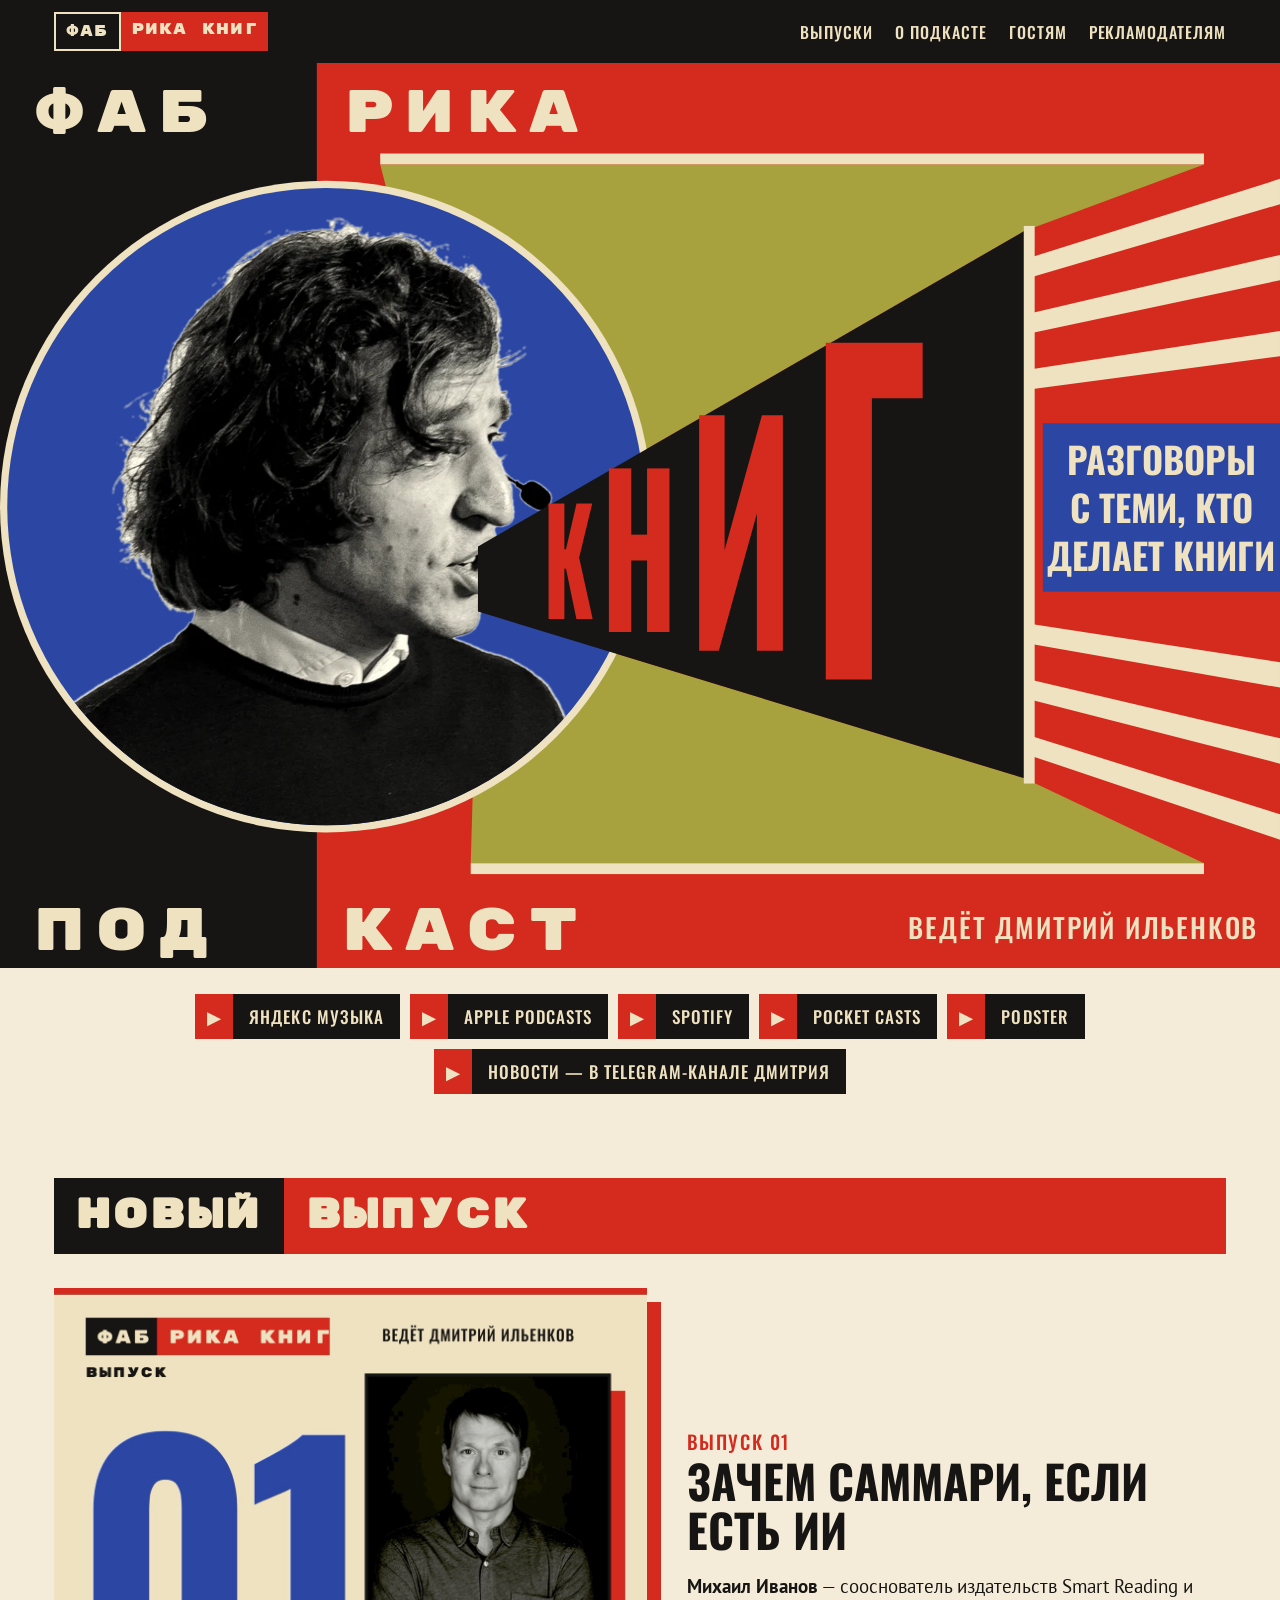
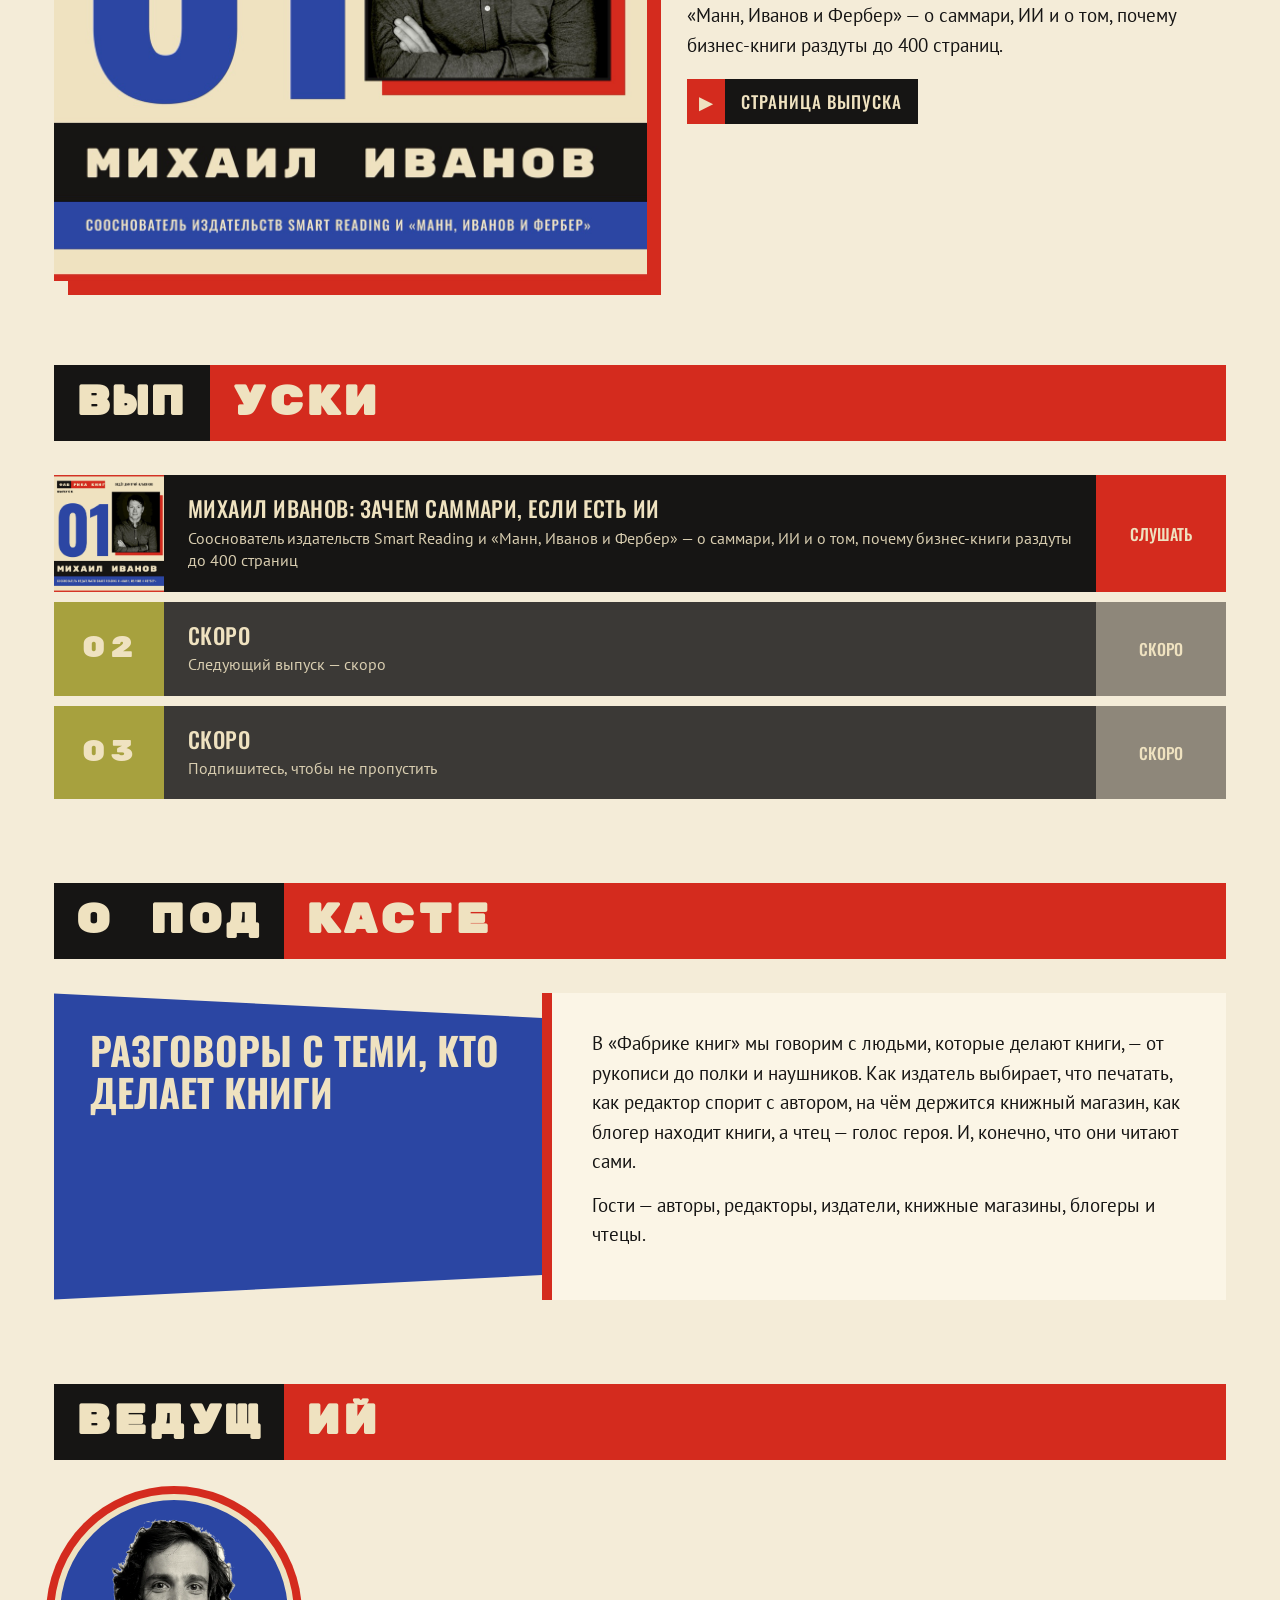
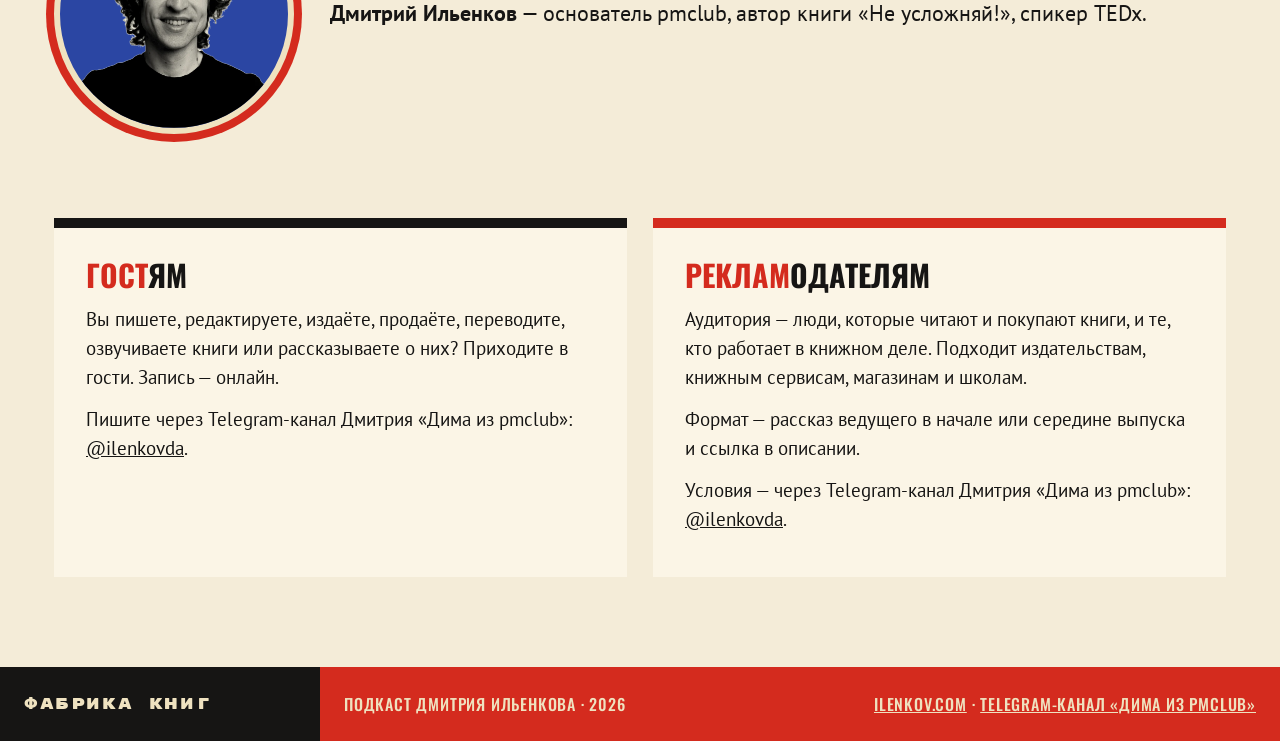
<file: index.html>
<!doctype html>
<html lang="ru">
<head>
<meta charset="utf-8">
<meta name="viewport" content="width=device-width, initial-scale=1">
<title>Фабрика книг — подкаст Дмитрия Ильенкова</title>
<meta name="description" content="Подкаст о людях книжного мира: авторы, редакторы, издатели, книжные магазины, блогеры и чтецы рассказывают, как делают книги и что читают сами. Ведёт Дмитрий Ильенков.">
<meta property="og:type" content="website">
<meta property="og:title" content="Фабрика книг — разговоры с теми, кто делает книги">
<meta property="og:description" content="Подкаст Дмитрия Ильенкова о людях книжного мира. Первый выпуск — разговор с Михаилом Ивановым о саммари и ИИ.">
<meta property="og:url" content="https://fabrikaknig.com/">
<meta property="og:image" content="https://fabrikaknig.com/img/og.jpg">
<link rel="canonical" href="https://fabrikaknig.com/">
<script type="application/ld+json">
{
  "@context": "https://schema.org",
  "@type": "PodcastSeries",
  "name": "Фабрика книг",
  "description": "Разговоры с теми, кто делает книги: авторами, редакторами, издателями, книжными магазинами, блогерами и чтецами.",
  "inLanguage": "ru",
  "url": "https://fabrikaknig.com/",
  "author": { "@type": "Person", "name": "Дмитрий Ильенков", "url": "https://ilenkov.com" },
  "image": "https://fabrikaknig.com/img/og.jpg"
}
</script>
<link rel="icon" href="data:image/svg+xml,<svg xmlns='http://www.w3.org/2000/svg' viewBox='0 0 64 64'><rect width='64' height='64' fill='%23D42B1E'/><rect width='20' height='64' fill='%23161514'/><text x='12' y='50' font-family='Arial Black,Arial' font-weight='900' font-size='46' fill='%23EFE2C0'>Ф</text></svg>">
<link rel="preconnect" href="https://fonts.googleapis.com">
<link rel="preconnect" href="https://fonts.gstatic.com" crossorigin>
<link rel="stylesheet" href="https://fonts.googleapis.com/css2?family=Oswald:wght@500;700&family=Rubik+Mono+One&family=PT+Sans:wght@400;700&display=swap">
<link rel="stylesheet" href="site.css">
</head>
<body>

<header class="top">
  <div class="wrap">
    <a class="logo mono" href="./"><span class="k">Фаб</span><span class="r">рика книг</span></a>
    <nav class="nav"><a href="#episodes">Выпуски</a><a href="#about">О подкасте</a><a href="#guests">Гостям</a><a href="#ads">Рекламодателям</a></nav>
  </div>
</header>

<h1 class="sr">Фабрика книг — подкаст Дмитрия Ильенкова: разговоры с теми, кто делает книги</h1>

<!-- Плакат первого экрана, система координат 1414×1000 (пропорции плаката). -->
<svg class="poster" viewBox="0 0 1414 1000" role="img" aria-label="Фабрика книг. Подкаст. Разговоры с теми, кто делает книги. Ведёт Дмитрий Ильенков">
  <defs><clipPath id="circ"><circle cx="360" cy="490" r="352"/></clipPath></defs>
  <!-- поле: слева чёрное, справа красное -->
  <rect x="0" y="0" width="1414" height="1000" fill="#D42B1E"/>
  <rect x="0" y="0" width="350" height="1000" fill="#161514"/>
  <!-- оливковые треугольники над и под клином, кремовые линии -->
  <polygon points="420,112 1330,112 1131,186 528,534" fill="#A7A13E"/>
  <polygon points="528,606 1131,790 1330,884 520,884" fill="#A7A13E"/>
  <rect x="420" y="100" width="910" height="12" fill="#EFE2C0"/>
  <rect x="520" y="884" width="810" height="12" fill="#EFE2C0"/>
  <!-- правая колонна: кремовые лучи сходятся к клину, синий блок -->
  <g fill="#EFE2C0">
    <polygon points="1141,214 1414,128 1414,156 1141,236"/>
    <polygon points="1141,276 1414,212 1414,240 1141,298"/>
    <polygon points="1141,338 1414,296 1414,324 1141,360"/>
    <polygon points="1141,620 1414,662 1414,690 1141,642"/>
    <polygon points="1141,682 1414,746 1414,774 1141,704"/>
    <polygon points="1141,744 1414,830 1414,858 1141,766"/>
  </g>
  <rect x="1152" y="398" width="262" height="186" fill="#2B46A3"/>
  <text font-family="Oswald" font-weight="700" font-size="40" fill="#EFE2C0" text-anchor="middle">
    <tspan x="1283" y="455">РАЗГОВОРЫ</tspan><tspan x="1283" y="508">С ТЕМИ, КТО</tspan><tspan x="1283" y="561">ДЕЛАЕТ КНИГИ</tspan>
  </text>
  <!-- синий круг с фото -->
  <circle cx="360" cy="490" r="360" fill="#EFE2C0"/>
  <circle cx="360" cy="490" r="352" fill="#2B46A3"/>
  <g clip-path="url(#circ)"><image href="img/host-profile-cut.webp" x="-5" y="126" width="730" height="730"/></g>
  <!-- чёрный клин изо рта, красные буквы растут к краю -->
  <polygon id="cone" points="528,534 1131,186 1131,790 528,606" fill="#161514"/>
  <rect x="1131" y="180" width="12" height="616" fill="#EFE2C0"/>
  <g id="shout"></g>
  <!-- верхняя и нижняя полосы ФАБ|РИКА и ПОД|КАСТ -->
  <rect x="0" y="0" width="350" height="96" fill="#161514"/>
  <rect x="350" y="0" width="1064" height="96" fill="#D42B1E"/>
  <rect x="0" y="904" width="350" height="96" fill="#161514"/>
  <rect x="350" y="904" width="1064" height="96" fill="#D42B1E"/>
  <text x="38" y="76" font-family="Rubik Mono One" font-size="66" letter-spacing="12" fill="#EFE2C0">ФАБ</text>
  <text x="378" y="76" font-family="Rubik Mono One" font-size="66" letter-spacing="12" fill="#EFE2C0">РИКА</text>
  <text x="38" y="980" font-family="Rubik Mono One" font-size="66" letter-spacing="12" fill="#EFE2C0">ПОД</text>
  <text x="378" y="980" font-family="Rubik Mono One" font-size="66" letter-spacing="12" fill="#EFE2C0">КАСТ</text>
  <text x="1390" y="968" text-anchor="end" font-family="Oswald" font-weight="500" font-size="30" letter-spacing="2" fill="#EFE2C0">ВЕДЁТ ДМИТРИЙ ИЛЬЕНКОВ</text>
</svg>

<div class="listen" id="listen">
  <a class="btn" href="https://music.yandex.ru/album/45083475" rel="noopener"><b>▶</b><span>Яндекс Музыка</span></a>
  <a class="btn" href="https://podcasts.apple.com/us/podcast/id6836115087" rel="noopener"><b>▶</b><span>Apple Podcasts</span></a>
  <a class="btn" href="https://open.spotify.com/show/7zzOzG1ZKwW3kYVJ9EItTr" rel="noopener"><b>▶</b><span>Spotify</span></a>
  <a class="btn" href="https://pca.st/podcast/02d5c670-c592-013f-55d8-0affcb2f3ff3" rel="noopener"><b>▶</b><span>Pocket Casts</span></a>
  <a class="btn" href="https://podster.fm/podcasts/fabrikaknig" rel="noopener"><b>▶</b><span>Podster</span></a>
  <a class="btn" href="https://t.me/ilenkovda"><b>▶</b><span>Новости — в Telegram-канале Дмитрия</span></a>
</div>

<main class="wrap">

  <section class="block">
    <h2 class="row mono"><span class="k">Новый</span><span class="r">выпуск</span></h2>
    <div class="latest">
      <a href="ep01.html"><img src="img/ep01-cover.jpg" alt="Выпуск 1. Михаил Иванов, сооснователь издательств Smart Reading и «Манн, Иванов и Фербер»" width="1200" height="1200"></a>
      <div>
        <div class="os" style="color:var(--red);font-weight:500;letter-spacing:.08em">Выпуск 01</div>
        <h3>Зачем саммари, если есть ИИ</h3>
        <p><span class="who">Михаил Иванов</span> — сооснователь издательств Smart Reading и «Манн, Иванов и Фербер» — о саммари, ИИ и о том, почему бизнес-книги раздуты до 400 страниц.</p>
        <p><a class="btn" href="ep01.html"><b>▶</b><span>Страница выпуска</span></a></p>
      </div>
    </div>
  </section>

  <section class="block" id="episodes">
    <h2 class="row mono"><span class="k">Вып</span><span class="r">уски</span></h2>
    <div class="eps">
      <a class="ep" href="ep01.html"><span class="n"><img src="img/ep01-cover.jpg" alt="" width="110" height="110"></span><span class="t">Михаил Иванов: зачем саммари, если есть ИИ<small>Сооснователь издательств Smart Reading и «Манн, Иванов и Фербер» — о саммари, ИИ и о том, почему бизнес-книги раздуты до 400 страниц</small></span><span class="go">Слушать</span></a>
      <div class="ep soon"><span class="n mono">02</span><span class="t">Скоро<small>Следующий выпуск — скоро</small></span><span class="go">Скоро</span></div>
      <div class="ep soon"><span class="n mono">03</span><span class="t">Скоро<small>Подпишитесь, чтобы не пропустить</small></span><span class="go">Скоро</span></div>
    </div>
  </section>

  <section class="block" id="about">
    <h2 class="row mono"><span class="k">О под</span><span class="r">касте</span></h2>
    <div class="about">
      <div class="g">Разговоры с теми, кто делает книги</div>
      <div class="txt">
        <p>В «Фабрике книг» мы говорим с людьми, которые делают книги, — от рукописи до полки и наушников. Как издатель выбирает, что печатать, как редактор спорит с автором, на чём держится книжный магазин, как блогер находит книги, а чтец — голос героя. И, конечно, что они читают сами.</p>
        <p>Гости — авторы, редакторы, издатели, книжные магазины, блогеры и чтецы.</p>
      </div>
    </div>
  </section>

  <section class="block">
    <h2 class="row mono"><span class="k">Ведущ</span><span class="r">ий</span></h2>
    <div class="host">
      <div class="ph"><img src="img/host-cut.webp" alt="Дмитрий Ильенков"></div>
      <div>
        <p><b>Дмитрий Ильенков</b> — основатель pmclub, автор книги «Не усложняй!», спикер TEDx.</p>
      </div>
    </div>
  </section>

  <section class="block">
    <div class="two">
      <div class="card" id="guests">
        <h3><span>Гост</span>ям</h3>
        <p>Вы пишете, редактируете, издаёте, продаёте, переводите, озвучиваете книги или рассказываете о них? Приходите в гости. Запись — онлайн.</p>
        <p>Пишите через Telegram-канал Дмитрия «Дима из pmclub»: <a href="https://t.me/ilenkovda">@ilenkovda</a>.</p>
      </div>
      <div class="card" id="ads">
        <h3><span>Реклам</span>одателям</h3>
        <p>Аудитория — люди, которые читают и покупают книги, и те, кто работает в книжном деле. Подходит издательствам, книжным сервисам, магазинам и школам.</p>
        <p>Формат — рассказ ведущего в начале или середине выпуска и ссылка в описании.</p>
        <p>Условия — через Telegram-канал Дмитрия «Дима из pmclub»: <a href="https://t.me/ilenkovda">@ilenkovda</a>.</p>
      </div>
    </div>
  </section>

</main>

<footer>
  <div class="k">Фабрика книг</div>
  <div class="r"><span>Подкаст Дмитрия Ильенкова · 2026</span><span><a href="https://ilenkov.com">ilenkov.com</a> · <a href="https://t.me/ilenkovda">Telegram-канал «Дима из pmclub»</a></span></div>
</footer>

<script>
// Буквы в клине: высота каждой — по высоте клина в своём месте, как «КНИГИ» на плакате.
function shout(gId, coneId, word, x0, x1, fill, sx = 0.62) {
  const g = document.getElementById(gId), pts = document.getElementById(coneId).getAttribute('points').trim().split(/\s+/).map(p => p.split(',').map(Number));
  const [a, b, c, d] = pts; // a — верх у рта, b — верх у края, c — низ у края, d — низ у рта
  const top = x => a[1] + (b[1] - a[1]) * (x - a[0]) / (b[0] - a[0]);
  const bot = x => d[1] + (c[1] - d[1]) * (x - d[0]) / (c[0] - d[0]);
  const cv = document.createElement('canvas').getContext('2d');
  const lay = k => { let x = x0; const out = []; for (const ch of word) { const h = (bot(x) - top(x)) * k; cv.font = `700 ${h / 0.74}px Oswald`; const w = cv.measureText(ch).width * sx; out.push({ ch, x, h, w }); x += w + h * 0.07; } return { out, end: x }; };
  let lo = 0.2, hi = 0.86; for (let i = 0; i < 30; i++) { const m = (lo + hi) / 2; if (lay(m).end > x1) hi = m; else lo = m; }
  g.innerHTML = lay(lo).out.map(p => { const mid = (top(p.x + p.w / 2) + bot(p.x + p.w / 2)) / 2; return `<text transform="translate(${p.x.toFixed(1)} ${(mid + p.h / 2).toFixed(1)}) scale(${sx} 1)" font-family="Oswald" font-weight="700" font-size="${(p.h / 0.74).toFixed(1)}" fill="${fill}">${p.ch}</text>`; }).join('');
}
const drawShout = () => {
  shout('shout', 'cone', 'КНИГ', 600, 1112, '#D42B1E');
};
document.fonts.load('700 50px Oswald').then(drawShout, drawShout);
</script>
</body>
</html>
</file>
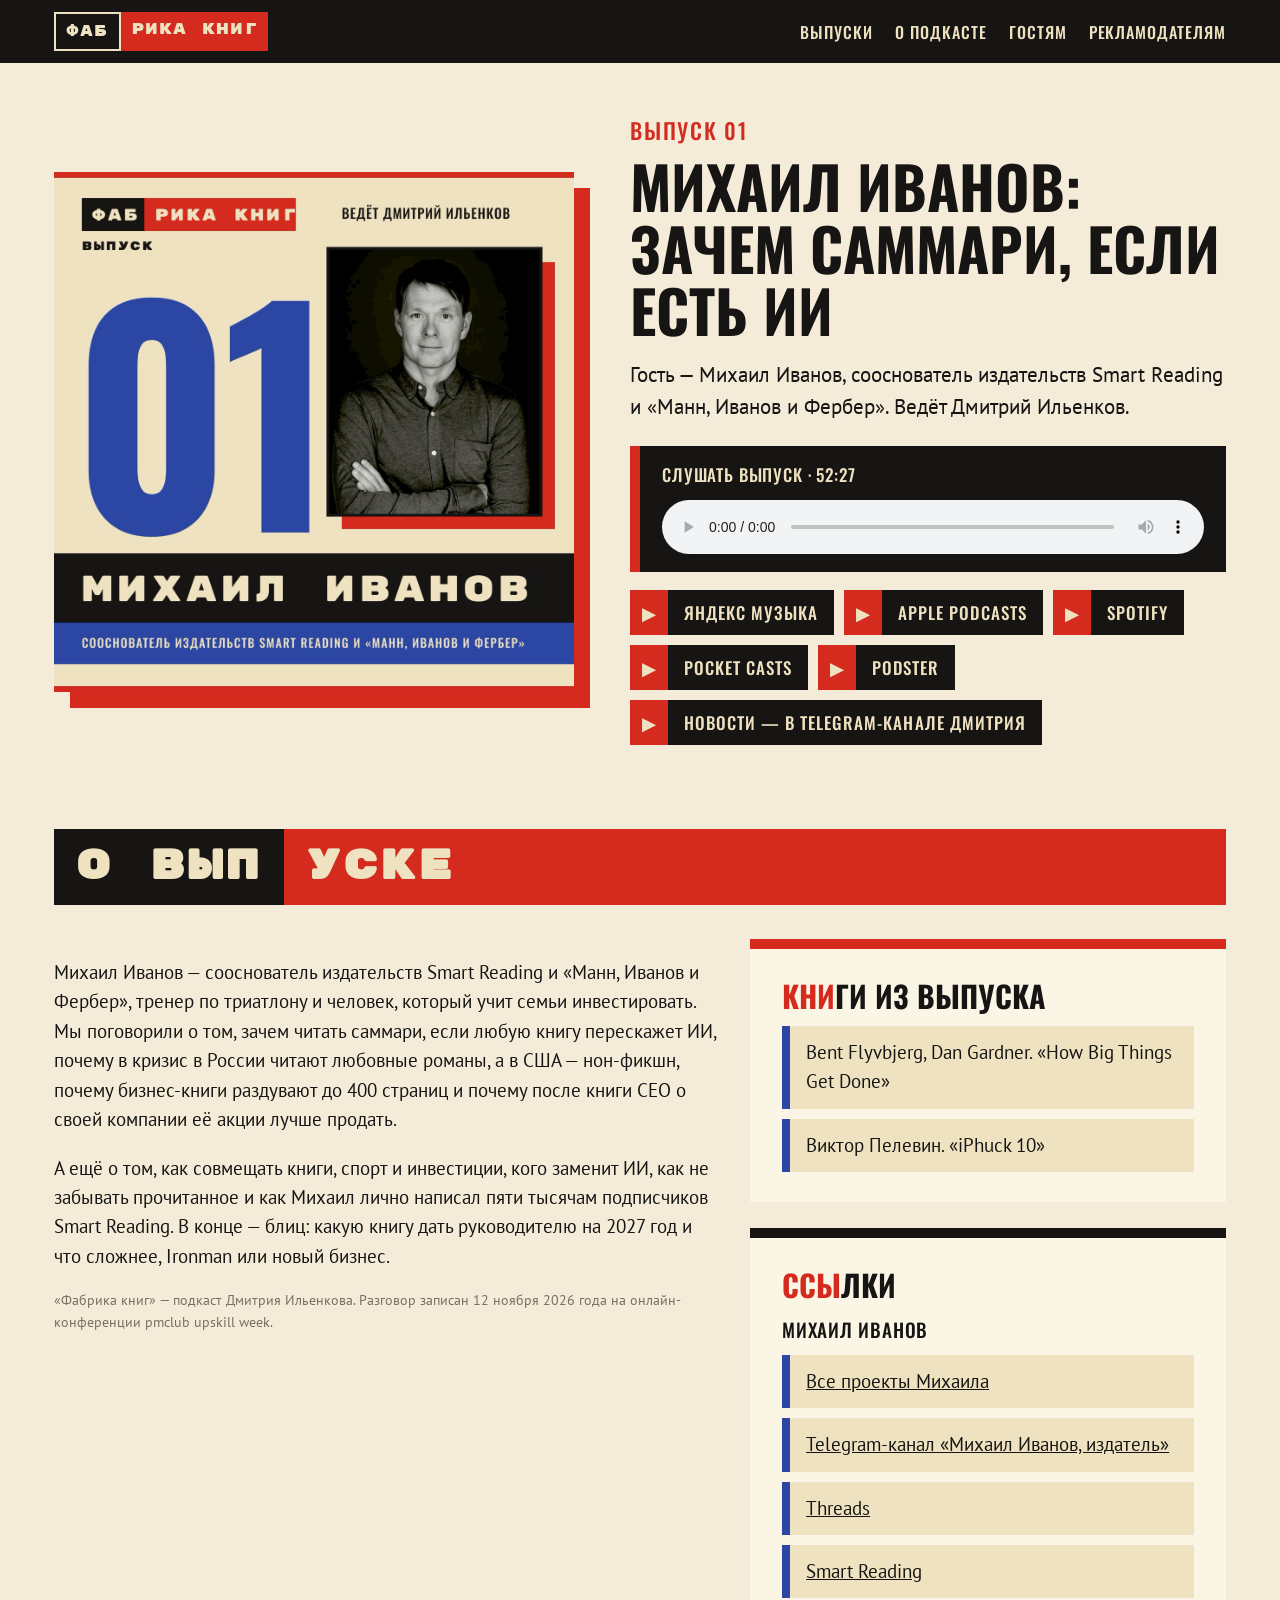
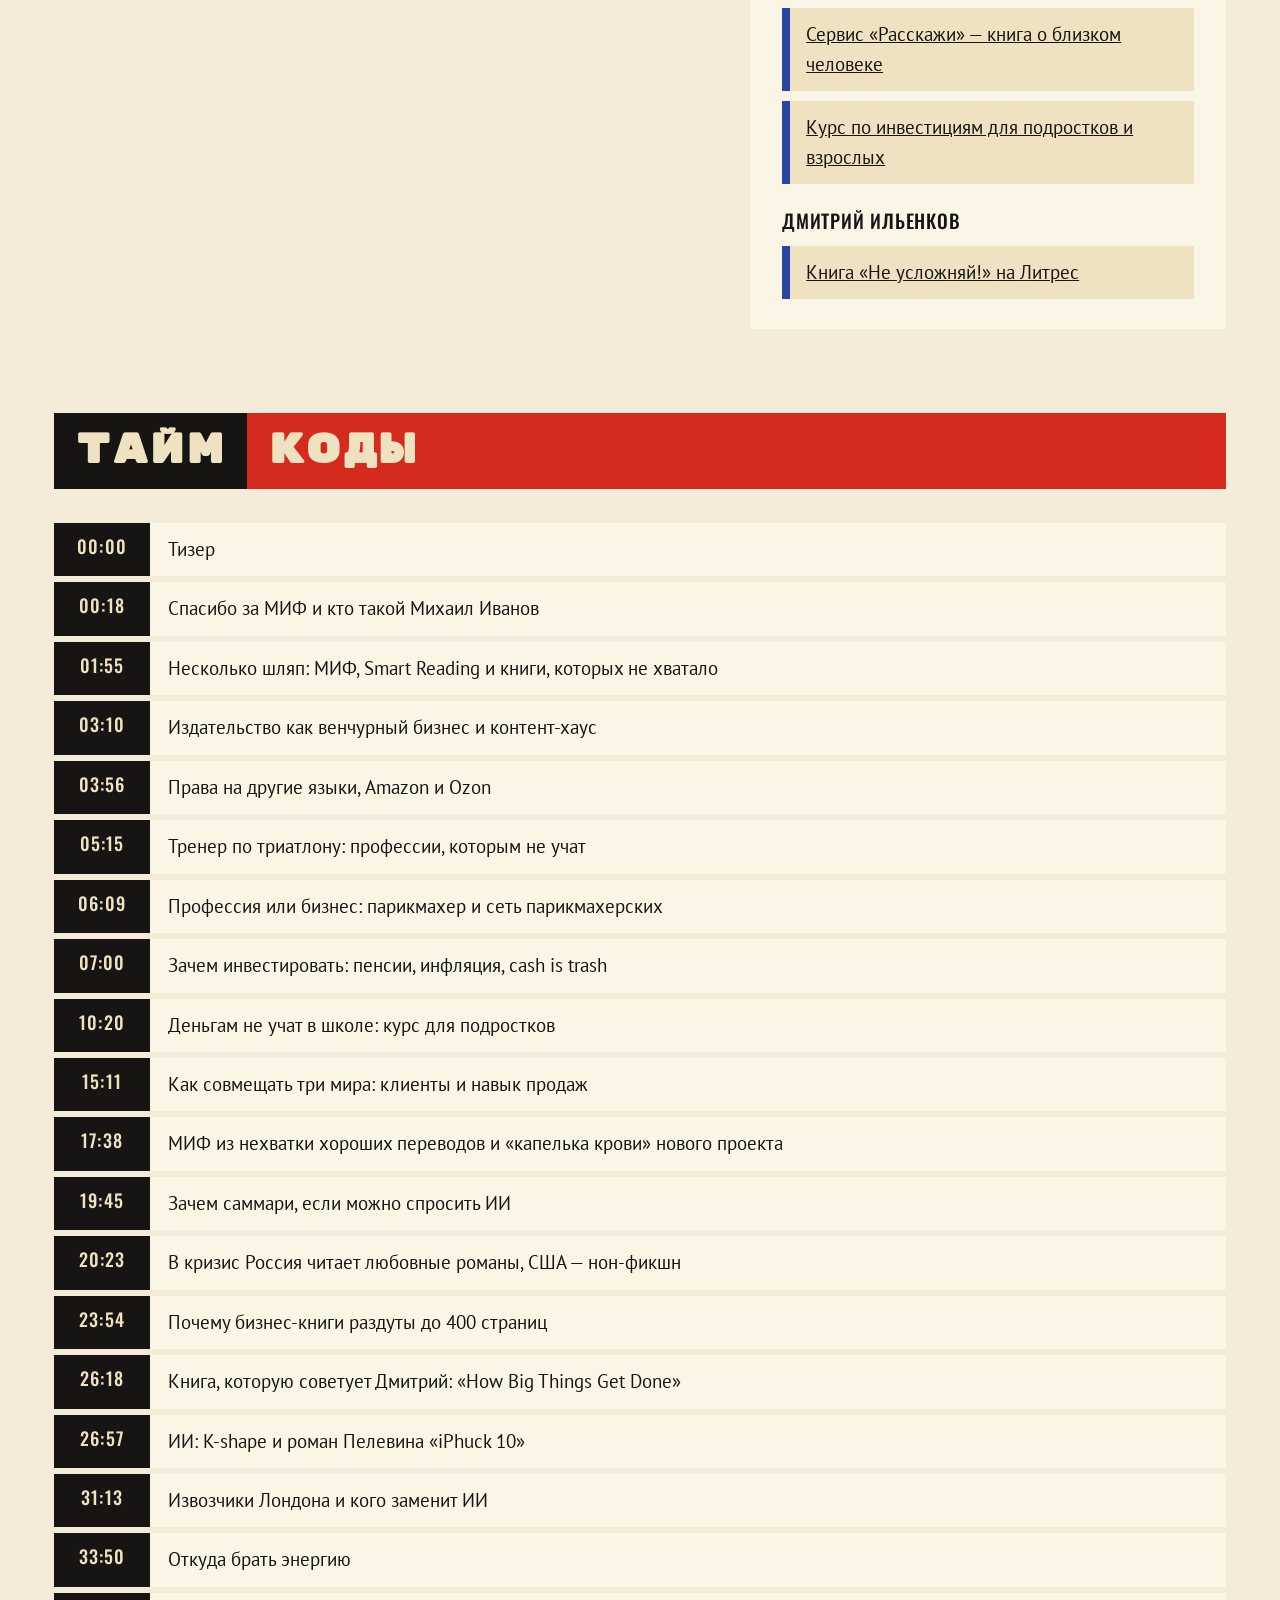
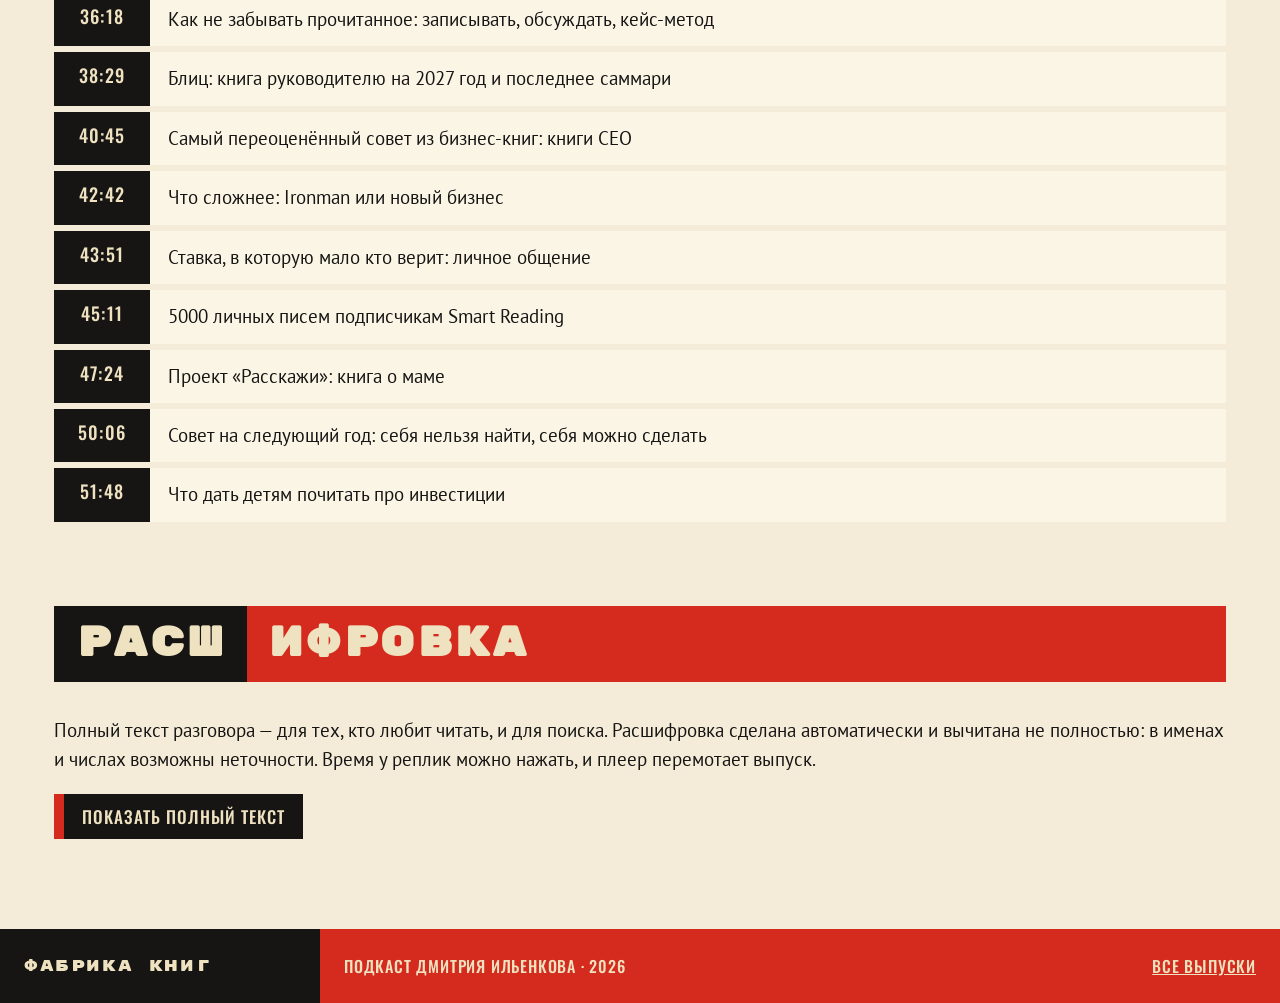
<file: ep01.html>
<!doctype html>
<html lang="ru">
<head>
<meta charset="utf-8">
<meta name="viewport" content="width=device-width, initial-scale=1">
<title>Михаил Иванов (МИФ, Smart Reading): зачем саммари, если есть ИИ — Фабрика книг, выпуск 1</title>
<meta name="description" content="Михаил Иванов — сооснователь издательств Smart Reading и «Манн, Иванов и Фербер» — о саммари, ИИ и о том, почему бизнес-книги раздуты до 400 страниц. Ведёт Дмитрий Ильенков.">
<link rel="canonical" href="https://fabrikaknig.com/ep01.html">
<meta property="og:type" content="website">
<meta property="og:title" content="Михаил Иванов (МИФ, Smart Reading): зачем саммари, если есть ИИ">
<meta property="og:description" content="Фабрика книг, выпуск 1. Михаил Иванов, сооснователь издательств Smart Reading и «Манн, Иванов и Фербер», — о саммари, ИИ и о том, почему бизнес-книги раздуты до 400 страниц.">
<meta property="og:url" content="https://fabrikaknig.com/ep01.html">
<meta property="og:image" content="https://fabrikaknig.com/img/ep01-cover.jpg">
<meta name="twitter:card" content="summary_large_image">
<script type="application/ld+json">
{
  "@context": "https://schema.org",
  "@type": "PodcastEpisode",
  "name": "Михаил Иванов (МИФ, Smart Reading): зачем саммари, если есть ИИ",
  "url": "https://fabrikaknig.com/ep01.html",
  "episodeNumber": 1,
  "inLanguage": "ru",
  "datePublished": "2026-11-17",
  "timeRequired": "PT52M27S",
  "partOfSeries": { "@type": "PodcastSeries", "name": "Фабрика книг", "url": "https://fabrikaknig.com/" },
  "associatedMedia": { "@type": "AudioObject", "contentUrl": "https://podster.fm/episodes/a340074e-a36a-44a1-954b-46ea05895f9f/audio.mp3", "encodingFormat": "audio/mpeg", "duration": "PT52M27S" },
  "actor": [{ "@type": "Person", "name": "Михаил Иванов" }, { "@type": "Person", "name": "Дмитрий Ильенков" }],
  "image": "https://fabrikaknig.com/img/ep01-cover.jpg"
}
</script>
<link rel="icon" href="data:image/svg+xml,<svg xmlns='http://www.w3.org/2000/svg' viewBox='0 0 64 64'><rect width='64' height='64' fill='%23D42B1E'/><rect width='20' height='64' fill='%23161514'/><text x='12' y='50' font-family='Arial Black,Arial' font-weight='900' font-size='46' fill='%23EFE2C0'>Ф</text></svg>">
<link rel="preconnect" href="https://fonts.googleapis.com">
<link rel="preconnect" href="https://fonts.gstatic.com" crossorigin>
<link rel="stylesheet" href="https://fonts.googleapis.com/css2?family=Oswald:wght@500;700&family=Rubik+Mono+One&family=PT+Sans:wght@400;700&display=swap">
<link rel="stylesheet" href="site.css">
</head>
<body>

<header class="top">
  <div class="wrap">
    <a class="logo mono" href="./"><span class="k">Фаб</span><span class="r">рика книг</span></a>
    <nav class="nav"><a href="./#episodes">Выпуски</a><a href="./#about">О подкасте</a><a href="./#guests">Гостям</a><a href="./#ads">Рекламодателям</a></nav>
  </div>
</header>

<main class="wrap">

  <section class="eph">
    <img src="img/ep01-cover.jpg" alt="Выпуск 1. Михаил Иванов, сооснователь издательств Smart Reading и «Манн, Иванов и Фербер»" width="1200" height="1200">
    <div>
      <div class="no">Выпуск 01</div>
      <h1>Михаил Иванов: зачем саммари, если есть ИИ</h1>
      <p class="guest">Гость — Михаил Иванов, сооснователь издательств Smart Reading и «Манн, Иванов и Фербер». Ведёт Дмитрий Ильенков.</p>
      <div class="player" id="player">Слушать выпуск · 52:27
        <audio controls preload="metadata" src="https://podster.fm/episodes/a340074e-a36a-44a1-954b-46ea05895f9f/audio.mp3">Ваш браузер не воспроизводит звук. Выпуск можно послушать на Podster: кнопка ниже.</audio>
      </div>
      <div class="listen" style="justify-content:flex-start;padding:0;margin-top:18px">
        <a class="btn" href="https://music.yandex.ru/album/45083475/track/158601097" rel="noopener"><b>▶</b><span>Яндекс Музыка</span></a>
        <a class="btn" href="https://podcasts.apple.com/us/podcast/id6836115087?i=1000802608234" rel="noopener"><b>▶</b><span>Apple Podcasts</span></a>
        <a class="btn" href="https://open.spotify.com/episode/3GJwYz2I6i0cYPvcGEa0ek" rel="noopener"><b>▶</b><span>Spotify</span></a>
        <a class="btn" href="https://pca.st/episode/3784532d-b017-46b8-bf9e-ec55a468e846" rel="noopener"><b>▶</b><span>Pocket Casts</span></a>
        <a class="btn" href="https://podster.fm/podcasts/fabrikaknig/e/546788/mihail-ivanov-mif-smart-reading-zachem-sammari-esli-est-ii" rel="noopener"><b>▶</b><span>Podster</span></a>
        <a class="btn" href="https://t.me/ilenkovda" rel="noopener"><b>▶</b><span>Новости — в Telegram-канале Дмитрия</span></a>
      </div>
    </div>
  </section>

  <section class="block">
    <h2 class="row mono"><span class="k">О вып</span><span class="r">уске</span></h2>
    <div class="cols">
      <div>
      <p>Михаил Иванов — сооснователь издательств Smart Reading и «Манн, Иванов и Фербер», тренер по триатлону и человек, который учит семьи инвестировать. Мы поговорили о том, зачем читать саммари, если любую книгу перескажет ИИ, почему в кризис в России читают любовные романы, а в США — нон-фикшн, почему бизнес-книги раздувают до 400 страниц и почему после книги CEO о своей компании её акции лучше продать.</p>
      <p>А ещё о том, как совмещать книги, спорт и инвестиции, кого заменит ИИ, как не забывать прочитанное и как Михаил лично написал пяти тысячам подписчиков Smart Reading. В конце — блиц: какую книгу дать руководителю на 2027 год и что сложнее, Ironman или новый бизнес.</p>
        <p class="note">«Фабрика книг» — подкаст Дмитрия Ильенкова. Разговор записан 12 ноября 2026 года на онлайн-конференции pmclub upskill week.</p>
      </div>
      <div class="side">
        <div class="card">
          <h3><span>Кни</span>ги из выпуска</h3>
          <div class="books">
          <span>Bent Flyvbjerg, Dan Gardner. «How Big Things Get Done»</span>
          <span>Виктор Пелевин. «iPhuck 10»</span>
          </div>
        </div>
        <div class="card links">
          <h3><span>Ссы</span>лки</h3>
          <p class="os">Михаил Иванов</p>
          <div class="books">
          <span><a href="https://m-ivanov.com/portfolio/" rel="noopener">Все проекты Михаила</a></span>
          <span><a href="https://t.me/mikhail_ivanov78" rel="noopener">Telegram-канал «Михаил Иванов, издатель»</a></span>
          <span><a href="https://www.threads.com/@mikhail_ivanov1978" rel="noopener">Threads</a></span>
          <span><a href="https://smartreading.ru" rel="noopener">Smart Reading</a></span>
          <span><a href="https://rasskazhimne.ru" rel="noopener">Сервис «Расскажи» — книга о близком человеке</a></span>
          <span><a href="https://millionformykid.com" rel="noopener">Курс по инвестициям для подростков и взрослых</a></span>
          </div>
          <p class="os">Дмитрий Ильенков</p>
          <div class="books">
          <span><a href="https://www.litres.ru/book/valeriya-ilenkova/ne-uslozhnyay-upravlenie-proektami-po-metodu-p3-express-73805453/" rel="noopener">Книга «Не усложняй!» на Литрес</a></span>
          </div>
        </div>
      </div>
    </div>
  </section>

  <section class="block">
    <h2 class="row mono"><span class="k">Тайм</span><span class="r">коды</span></h2>
    <ul class="times">
      <li><a href="#player" data-t="0">00:00</a><span>Тизер</span></li>
      <li><a href="#player" data-t="18">00:18</a><span>Спасибо за МИФ и кто такой Михаил Иванов</span></li>
      <li><a href="#player" data-t="115">01:55</a><span>Несколько шляп: МИФ, Smart Reading и книги, которых не хватало</span></li>
      <li><a href="#player" data-t="190">03:10</a><span>Издательство как венчурный бизнес и контент-хаус</span></li>
      <li><a href="#player" data-t="236">03:56</a><span>Права на другие языки, Amazon и Ozon</span></li>
      <li><a href="#player" data-t="315">05:15</a><span>Тренер по триатлону: профессии, которым не учат</span></li>
      <li><a href="#player" data-t="369">06:09</a><span>Профессия или бизнес: парикмахер и сеть парикмахерских</span></li>
      <li><a href="#player" data-t="420">07:00</a><span>Зачем инвестировать: пенсии, инфляция, cash is trash</span></li>
      <li><a href="#player" data-t="620">10:20</a><span>Деньгам не учат в школе: курс для подростков</span></li>
      <li><a href="#player" data-t="911">15:11</a><span>Как совмещать три мира: клиенты и навык продаж</span></li>
      <li><a href="#player" data-t="1058">17:38</a><span>МИФ из нехватки хороших переводов и «капелька крови» нового проекта</span></li>
      <li><a href="#player" data-t="1185">19:45</a><span>Зачем саммари, если можно спросить ИИ</span></li>
      <li><a href="#player" data-t="1223">20:23</a><span>В кризис Россия читает любовные романы, США — нон-фикшн</span></li>
      <li><a href="#player" data-t="1434">23:54</a><span>Почему бизнес-книги раздуты до 400 страниц</span></li>
      <li><a href="#player" data-t="1578">26:18</a><span>Книга, которую советует Дмитрий: «How Big Things Get Done»</span></li>
      <li><a href="#player" data-t="1617">26:57</a><span>ИИ: K-shape и роман Пелевина «iPhuck 10»</span></li>
      <li><a href="#player" data-t="1873">31:13</a><span>Извозчики Лондона и кого заменит ИИ</span></li>
      <li><a href="#player" data-t="2030">33:50</a><span>Откуда брать энергию</span></li>
      <li><a href="#player" data-t="2178">36:18</a><span>Как не забывать прочитанное: записывать, обсуждать, кейс-метод</span></li>
      <li><a href="#player" data-t="2309">38:29</a><span>Блиц: книга руководителю на 2027 год и последнее саммари</span></li>
      <li><a href="#player" data-t="2445">40:45</a><span>Самый переоценённый совет из бизнес-книг: книги CEO</span></li>
      <li><a href="#player" data-t="2562">42:42</a><span>Что сложнее: Ironman или новый бизнес</span></li>
      <li><a href="#player" data-t="2631">43:51</a><span>Ставка, в которую мало кто верит: личное общение</span></li>
      <li><a href="#player" data-t="2711">45:11</a><span>5000 личных писем подписчикам Smart Reading</span></li>
      <li><a href="#player" data-t="2844">47:24</a><span>Проект «Расскажи»: книга о маме</span></li>
      <li><a href="#player" data-t="3006">50:06</a><span>Совет на следующий год: себя нельзя найти, себя можно сделать</span></li>
      <li><a href="#player" data-t="3108">51:48</a><span>Что дать детям почитать про инвестиции</span></li>
    </ul>
  </section>

  <section class="block" id="transcript">
    <h2 class="row mono"><span class="k">Расш</span><span class="r">ифровка</span></h2>
    <p>Полный текст разговора — для тех, кто любит читать, и для поиска. Расшифровка сделана автоматически и вычитана не полностью: в именах и числах возможны неточности. Время у реплик можно нажать, и плеер перемотает выпуск.</p>
    <details class="tr">
      <summary>Показать полный текст</summary>
      <div class="trtext">
        <h3>Тизер</h3>
        <p><b>Михаил</b> Я обратил внимание, что как только руководитель компании пишет книгу про компанию, так у компании всё начинает становиться плохо. Поэтому как только вы видите, что человек написал книгу, который руководил компанией, сразу продавайте акции этой компании. Не инвестиционный совет, но наблюдение.</p>
        <h3>Разговор</h3>
        <p><b>Дмитрий</b> <a href="#player" data-t="18">00:18</a> Михаил, я вначале, перед тем как перейти даже к тому, чтобы тебя представить, хочу сказать спасибо. Спасибо большое за счастливое детство. Ну, в широком смысле детство, потому что я из тех людей, которые выросли на книгах МИФа в значительной степени. Это как раз у вас год основания 2005-й, правильно? Да, это я был, получается, на втором курсе университета. И, конечно, я читал ваши книги. А моя хорошая подруга, вот она передаёт тебе привет, Алена Макова была одним из ваших первых сотрудников.</p>
        <p><b>Михаил</b> <a href="#player" data-t="53">00:53</a> Да, я хорошо помню. Классная девчонка.</p>
        <p><b>Дмитрий</b> <a href="#player" data-t="57">00:57</a> И отсюда я хочу представить Михаила. Михаил — феноменальный человек, сейчас вы сами поймёте, почему. Михаил — сооснователь издательства «Манн, Иванов и Фербер», МИФ, буква «И», его, Иванов, это не совпадение. Это тот самый Иванов. Михаил с 2014 года — основатель издательства Smart Reading, сервис по созданию саммари книг. Корректно сказал?</p>
        <p><b>Михаил</b> <a href="#player" data-t="83">01:23</a> Всё верно, но мы делаем значительно больше, чем только саммари. Ну, я расскажу, наверное. Намного больше.</p>
        <p><b>Дмитрий</b> <a href="#player" data-t="88">01:28</a> Вы делаете намного больше, да? Мне будет очень сложно тебя представлять. Михаил — тренер по триатлону. Михаил — инвестор и учит инвестировать других. Михаил, я могу ещё несколько пунктов перечислить, но лучше, если ты себя представишь дальше. Потому что, кажется, есть несколько совершенно разных Михаилов. Так?</p>
        <p><b>Михаил</b> <a href="#player" data-t="115">01:55</a> Спасибо. Но мне кажется, сейчас у любого современного человека есть несколько шляп, которые он носит, потому что невозможно заниматься одним проектом. Даже в практике по project management, наверное, есть такая — ты знаешь, что если только один проект, то у тебя есть простой, который не зависит от тебя. И, соответственно, у тебя может быть несколько проектов, в которых ты управляешь сроками, исследуешь. Но вот я такой предприниматель, я следую за своими увлечениями. И действительно, в пятом году я создал и девять лет руководил издательством «Манн, Иванов и Фербер».</p>
        <p>В четырнадцатом году я продал свою долю. Я уехал и создал, соответственно, издательство Smart Reading. И мы делаем саммари нон-фикшн книг. Мы с этого начинали. Но потом у меня есть целая библиотека книг, которые мы делаем как такой контент-хаус. Моя супруга придумала серию книг «Чему не учат в школе». Это серия книг для подростков. Мы сделали потрясающую серию «Расскажи мне». И больше 500 тысяч экземпляров книг было куплено в этой серии. Мы делаем сервис, чтобы это можно было делать в цифровом виде.</p>
        <p>Создавать книги о близких людях, которых ты, казалось бы, знаешь. А когда они уходят, оказывается, что ты от них практически ничего не знал. Мы делаем серию книг-инфографик, календарей-инфографик. И модель такая: мы как контент-хаус. Мы производим контент сами. Традиционные издательства обычно покупают контент — либо у зарубежных издательств, либо у российских авторов. Ну и потом стараются на этом заработать. Это как какой-то венчурный бизнес. Мы никогда не знаем, какая книга точно выстрелит. Мы, не знаю, берём 10 книг. Из них 2 книги выстреливают, 5 книг окупают себя, 3 книги проваливаются.</p>
        <p>Поэтому мы пошли чуть в другую модель. Не покупая права на книги, а создавая те книги, которые, нам кажется, нам и нашим друзьям были нужны, их не хватало. И у нас есть, соответственно, две таких части нашего бизнеса: цифровая часть бизнеса и бумажная часть бизнеса. И потом мы продаём на разные права, на разные языки. На английском языке мы продаём книги сами. Амазон значительно больше, чем Ozon в России. В России есть Ozon, Wildberries, [неразборчиво], «Лабиринт».</p>
        <p>Есть, не знаю, «Читай-город», ещё кто-то. В Америке Амазон — это 90% продаж книжного рынка. Поэтому если ты есть на Амазон, по сути, ты весь книжный рынок и покрыл. Но тоже есть своя специфика. Там не так просто продавать, не так просто инвестировать и создать нового автора, потому что стоимость привлечения нового клиента очень высокая. И у Амазона есть свои инструменты. Но вот интересно, что сравнивая банковские услуги в США и банковские услуги в России, ты понимаешь, что банковские услуги в России сильно развиты.</p>
        <p>И даже я могу сказать так: если ты сравнишь с точки зрения селлера нас на Ozon и нас на Амазон, российский Ozon превосходит Амазон. Потому что у Амазона есть legacy, которая строилась 20 лет, и чтобы что-нибудь там поменять, изменить, требуется очень много времени. И они в этом смысле не такие технологичные, как Ozon, который практически сразу строился как технологическая компания. Это так, к вопросу о том, что кажется, что за морем всё лучше работает, чем дома. Это не так. И у меня есть вторая часть карьеры или бизнеса, связанная с тренерской работой, с проведением велосипедных сборов.</p>
        <p>Я приехал в 2014 году, и у меня стало чуть больше времени в Штатах. И я пошёл учиться на тренера. Есть такие профессии, на которые ты не можешь пойти учиться в колледж или куда-нибудь ещё, потому что их не учат. И я думаю, что таких профессий будет становиться всё больше и больше. И поэтому ты должен уметь собрать элементы пазла, которые позволят тебе обретать новые профессии.</p>
        <p>И первое время у меня была большая тренерская практика. До 20 ребят я тренировал в пике. Я сам довольно хорошо выступал в триатлоне. Это то, что я любил. Но отличие бизнеса от практики... Знаете, когда вы хороший парикмахер, то пока вы стрижёте, вы зарабатываете деньги. Как только вы перестали стричь, вы не зарабатываете деньги. Если же вы владелец сети парикмахерских, то вы вообще можете не знать, как стричь. Я вас уверяю, что если вы поговорите, не знаю, с Олегом Новиковым из «Эксмо», он думает, что...</p>
        <p>Я от него ни разу не видел связанного текста больше нескольких абзацев. Он не писатель. То есть не надо ожидать от него, что он умеет писать. Но зато он умеет хорошо читать. И в этом смысле я просто призываю вас задуматься о том, что вы делаете. Это профессия или бизнес? Профессия вас может кормить, и это хорошо. Но вы её не сможете ни продать, ни завещать. Вы можете быть рабом лампы. Как только вы перестаёте стричь, ваш доход перестаёт быть вашим доходом. Поэтому в том числе я призываю всех заниматься инвестированием в своё будущее.</p>
        <p>Мы живём в то время, когда у нас пока ещё существует инструмент пенсии. Но я думаю, что через какое-то время инструмент пенсии будет заменён чем-то другим. Но вот в США, например, очень маленькие пенсии. В США самая, наверное, высокая пенсия, которую ты можешь заработать, — не знаю, 3–4 тысячи долларов государственные. Ты не проживёшь на эти деньги ни в Калифорнии, ни в Колорадо. Поэтому все с самого практически первого дня работы откладывают на пенсию в разные пенсионные планы и инвестируют. В России нет обязательного такого инвестирования.</p>
        <p>Но если вы задумываетесь о том, как вы проведёте время на условные свои пенсии, вам обязательно нужно инвестировать. Вы не можете не инвестировать, потому что в какой бы стране вы ни жили, в Америке, в Европе, в Швейцарии, ваши деньги, которые лежат у вас на счету, обесцениваются. Это неизбежный механизм, потому что задумайтесь об этом: ни одно государство западное не собирает налогов больше, чем оно тратит. США каждый год собирает 5 триллионов долларов в виде налогов, пошлин и всех остальных сборов, а тратит 7,5 триллионов.</p>
        <p>7–7,5. То есть у него дефицит бюджета примерно 2 триллиона долларов. 2 триллиона долларов — это примерно столько же, сколько весь бюджет Италии, Франции и Германии вместе взятых. Я просто для того, чтобы понимать, какие огромные цифры приходятся на дефицит бюджета. И это невозможно изменить, потому что политики не могут поднять налоги, потому что их не выберут в следующий раз. Они не могут снизить расходы, потому что в основном самые крупные расходы в США — на оборону, на обслуживание государственного долга, на social security, их нельзя снизить.</p>
        <p>Иначе тебя снесёт: в следующий раз тебя точно не выберут. И поэтому все государства в ловушке. И все государства занимаются тем, что обесценивают условные фиатные деньги. Поэтому если вы держите деньги в рублях, в долларах, в евро или в швейцарских франках, вы всё время теряете, если вы их держите в кэше. Такой известный инвестор, мы издавали его книгу, Рэй Далио, у него была такая броская фраза «cash is trash». То есть если вы держите деньги в кэше, вы сразу проиграли. Их нужно держать в каких-то активах, которые приносят вам доход.</p>
        <p>И есть разница, ключевая, большая, — ваши активы и пассивы. Часто люди думают, что моя квартира — это мой актив. Это ваш пассив. Хорошая книга «Богатый папа, бедный папа». Ключевое отличие активов от пассивов было в следующем. Активы — это то, что приносит вам деньги. Ну, например, если вы купили квартиру и сдаёте эту квартиру. А пассивы — это то, что у вас забирает деньги. Если вы купили квартиру и живёте в этой квартире, и эта квартира требует налогов, ремонта — это ваш пассив. Это не значит, что не нужно иметь квартиры. Но это значит, что нужно создавать портфель активов, которые работают, когда вы спите.</p>
        <p>И вот условный парикмахер, который зарабатывает, я не знаю, для простоты скажем, на 1000 долларов больше, чем он тратит в месяц. Если он инвестирует эти деньги в разные типы активов, мы не знаем, какой тип активов вырастет. Например, самый доходный тип активов в этом веке было золото. То есть если вы сравните доходность золота с доходностью акций, облигаций, недвижимости с начала века, то есть за последние 26 лет, золото переиграло все типы активов. Казалось бы, очень консервативный тип актива. Но если мы говорим про инвестиции в целом, оказывается, этому не учат в школе.</p>
        <p>Моя дочь — у меня двое детей — моей дочери 21 год, она уже заканчивает колледж, а сыну 14 лет. Этому даже в очень хороших школах не учат. Нас учат химии, физике, сложной математике. Я сам заканчивал математическую школу. Но простым вещам, связанным с обращением с деньгами, нас не учат. И оказывается, люди сначала... Знаете, как вот тебе 20, скажем, для простоты 25 лет. Ты начал работать на первой работе, и у тебя всё успешно. И ты заработал в год бонус, для простоты скажем, 5000 долларов. Что обычно делают люди?</p>
        <p>Они увеличивают потребление. Они покупают машину побыстрее, поновее. Они едут на курорт побольше и роскошнее. Они меняют телефон, условно, не знаю, 14-й на 18-й, но какой-то. Неважно. Но правильно — другая модель: сначала инвестиции, потом потребление. Сначала ты инвестируешь в то, что работает в то время, когда ты спишь, а потом ты начинаешь уже к концу жизни или к середине жизни потреблять это. Потому что если ты занимаешься потреблением, тем более если ты берёшь потребительские кредиты... Кредиты вообще хорошая штука, но кредит на развитие — хорошая штука, а кредит на потребление — это плохая штука.</p>
        <p>И этому не учат в школе. Я сначала сделал курс для дочери и её друзей, для небольшой компании. Потом оказалось, что это востребовано, и в итоге я, наверное, сделал курс для 500 подростков. Но оказалось, что это не проблема подростков, а проблема, в том числе, и взрослых людей, что они не знают, как формировать свой портфель инвестиций. Устойчивый портфель инвестиций, включая все разные типы активов. Мы не знаем будущее. Если бы я знал цену акций NVIDIA или Tesla через полгода, я был бы богатейшим человеком в мире, но я не знаю этого.</p>
        <p>В этом есть прелесть будущего. Но если в вашем портфеле есть недвижимость, золото, криптовалюты, акции, облигации, то всё это создаёт устойчивую модель создания благосостояния. И у подростков есть ключевой фактор — время. Они могут начать очень рано. И математически, знаете, есть очень показательная задача. Вот если бы индейцы, которые, считается, продали Манхэттен за 49 долларов или за сколько-то там долларов они продали, инвестировали бы эти деньги в фондовый рынок с доходностью 9% в год, то сейчас эти 49 долларов за счёт сложного процента стоили бы больше, чем вся недвижимость на Манхэттене.</p>
        <p>Понятно, что здесь долгий срок, но математически время работает за вас, если вы можете начинать инвестировать рано. Время работает против вас, если вы в 60 лет решили: а как же я ещё буду на пенсии делать? У вас не так много времени осталось, когда у вас есть доход. Я учу людей сформировать привычку, потому что сложно сделать первый шаг. Как сложно выйти на тренировку; говорят, что самое тяжёлое в спортивном зале — это входная дверь. Когда я уже открыл входную дверь, уже нормально. Так и самое тяжёлое в инвестициях — это сделать первые шаги, там бюрократические.</p>
        <p>Открыть счёт, настроить так, чтобы с вашего текущего счёта переводилось на брокерские счета и чтобы автоматически происходили покупки. Если ты это сделал один раз... Мне само это не очень нравилось делать. Ну, то есть какая-то такая история, что ты кому-то какие-то свои деньги, а вдруг он их своруёт и не вернёт, а что будет.</p>
        <p><b>Дмитрий</b> <a href="#player" data-t="814">13:34</a> Но есть история, есть история. Красные паспорта, а, Михаил?</p>
        <p><b>Михаил</b> <a href="#player" data-t="817">13:37</a> Хорошо. Всё равно есть возможность инвестировать, в том числе внутри российского рынка. Если вы смотрите на российский рынок, люди кладут деньги на депозит, не знаю, под 12%, они почему-то не покупают облигации федерального займа под 16%, ну, 14%. Понятно, что в текущей ситуации вы не можете условно купить акции Anthropic или акции Tesla. Но, с другой стороны, есть акции Ozon, «Яндекса», есть облигации, не знаю, компании «Хэндерсон», которая приносит 16% годовых против того, что вы в банке получите 12% годовых.</p>
        <p>Знание — сила, и знание — деньги. Понятно, у каждого уникальная ситуация, у каждого разная склонность к риску, но не инвестируя, держа деньги даже просто на депозите, вы проигрываете, вы проигрываете даже инфляцию. Но это одна из частей того, что я делаю. У меня есть моя тренерская практика. В этом году я провёл 5 сборов в разных частях мира. Обычно я делаю их с партнёрами. Два сбора в Южной Корее, один сбор в Борме, в Италии, один сбор в Словении, где мы были в трёх странах — Словения, Австрия и Италия. И один сбор в Колорадо.</p>
        <p>В Колорадо я провожу сборы уже, наверное, 15 лет. В Колорадо есть потрясающие горы, на которые можно забраться на дорожном велосипеде на высоту там 1400 метров. Мне очень понравилось, как наш общий друг Артём объяснил, почему он приехал именно в Колорадо. Говорит: ну, потому что это как Алматы. Наверное, можно и так сравнить. Колорадо по территории больше, чем территория Великобритании. По населению в 10 раз меньше. Это такое уникальное довольно место, где немного людей.</p>
        <p><b>Дмитрий</b> <a href="#player" data-t="911">15:11</a> Михаил, я всё-таки верну к вопросу, который для меня загадка. Вот ты совмещаешь три каких-то гигантских мира, внутри которых ещё много проектов. Вот в одном мире есть Михаил — спортсмен, он же тренер: твоей собственной тренировки, тренировки других людей, сборы. Есть Михаил — издатель. Это и саммари, это книга «Расскажи», здорово. И есть Михаил — инвестор. И как инвестор, который инвестирует, и как инвестор, который учит других. Как ты балансируешь фокус, как ты балансируешь время? Наверное, что-то ты делегируешь, что-то ты делаешь сам, но я всё равно не понимаю, как вот можно в 24 часа это совместить.</p>
        <p><b>Михаил</b> <a href="#player" data-t="957">15:57</a> Это всё-таки не физический труд, когда ты вышел на остановку, ты должен 8 часов проработать. Это довольно связанный труд, например, он объединён клиентами. У меня есть клиенты, которые заказывают одно, второе и третье. И в целом я бы рекомендовал ребятам, которые на этой встрече, сделать такой список своих клиентов, которые у вас что-то заказывали. Знаете, как один из ключевых навыков, которые вам потребуются в жизни, неважно, чем вы занимаетесь, спортом, рисованием, project management, — навык продажи.</p>
        <p>Как сказал мне один довольно выдающийся спортсмен, неважно, как ты сейчас быстро бегаешь, важно, сколько у тебя фолловеров в Инстаграме. По крайней мере, для спонсоров это важнее. Поэтому навык продажи — один из ключевых навыков. И в этом ключевом навыке, мне кажется, у меня есть такая таблица с моими клиентами, которые у меня заказывали разные проекты. Там 100 клиентов, топ-100 моих клиентов. Я, наверное, в жизни продал примерно на 100 миллионов долларов. Если взять компании, которые я продавал, книги, услуги, то примерно такая цифра. Вообще, продажи — это активное действие.</p>
        <p>Это не по сигналу. Да, уже записываю.</p>
        <p><b>Михаил</b> <a href="#player" data-t="1017">16:57</a> Продажи — это активное действие. То есть если вы думаете, что будете сидеть и красиво делать project management, издавать книги или бегать, и к вам придут люди без активного действия, это не так. Сейчас настолько высокий уровень информационного шума, что часто побеждает не самый умный и красивый, а самый энергичный. Поэтому у меня есть такой список клиентов. Вот ты спросил, чем объединены проекты. Есть список клиентов, у них примерно мои интересы. Примерно моего возраста, мои интересы. Я создавал те продукты как для себя. Как сказал Джим Коллинз в книге [«От хорошего к великому»?]: «Чеши там, где чешется».</p>
        <p>Если чего-то мне не хватало... Мне в МИФе, когда мы создавали МИФ, не хватало хороших переводов. Было тогда издательство «Питер», которое было совершенно... Они брали хорошие книги и портили их. «Альпина» делала хорошие книги, но она тогда только начиналась. И поэтому то, чего вам не хватает, может быть бизнесом, а может не быть. Здесь вы как предприниматель всегда рискуете. И в любом новом проекте, во-первых, требуется капелька крови, потому что люди как-то жили без того, что вы делаете. Вот мы делаем проект «Расскажи».</p>
        <p>Они же как-то жили без того, чтобы написать книгу о своей маме или маме написать книгу о себе. И чтобы пробиться и сформировать новую потребность, новую привычку, требуются усилия. Любой новый проект требует капельки крови. Если вы думаете, что вы придумали какой-то новый продукт и люди за ним бросятся, это не так. Люди как-то жили без вашего продукта. Ну и первые клиенты в любом продукте, инвесторы и клиенты — это family, friends and fools. Поэтому для любого бизнеса требуется сверхусилие, чтобы его начать.</p>
        <p>Но опять же, если у вас есть список топ-100 клиентов, вообще всё, что угодно вы можете делать. Те клиенты, которые вам доверяют... Я знаю многих своих клиентов больше 20 лет. Я не пытаюсь им продать что-нибудь сразу, но у нас за 20 лет есть такое понятие — lifetime value клиента. Сколько денег он принесёт за lifetime value. Я, кстати, для работодателя скажу: есть хорошая такая метрика, про которую мало говорят, — это lifetime value вашего сотрудника. Если ваш сотрудник условно продаёт на 20 миллионов в год, для простоты возьмём какую-нибудь цифру, то за 5 лет он продаст уже на 100 миллионов.</p>
        <p>И, значит, во-первых, стоит инвестировать и в развитие такого сотрудника, и в поиск такого сотрудника, и в удержание такого сотрудника. Если есть те люди, на которых держится бизнес, то их нужно мотивировать. И в МИФе, например, я был сторонником того, чтобы давать опционы тем менеджерам, на которых принципиально держалась компания.</p>
        <p><b>Дмитрий</b> <a href="#player" data-t="1183">19:43</a> Окей, слушай, спасибо тебе большое за совет. И вот мы о книгах снова заговорили, всё равно возвращаемся. Вот сейчас, 2026 год, развитие ИИшки, мы с тобой о ней тоже поговорим отдельно. И возникает вопрос: с одной стороны, зачем читать книги нон-фикшн? Многие издатели жалуются, что нон-фикшн падает. Ну, по цифрам, кажется, действительно падает, по крайней мере в России. А ты делаешь саммари. А зачем читать саммари, если можно Claude спросить? У тебя наверняка есть какой-то ответ, но, возможно, он не очевидный для меня.</p>
        <p><b>Михаил</b> <a href="#player" data-t="1221">20:21</a> Я зайду издалека. В разных странах, в условно тяжёлой ситуации, люди читают разные вещи.</p>
        <p>В России самый читаемый автор — это такая Анна Потапкина. Её продажи превосходят, если вот топ-10 авторов по продажам, топ-9 вместе взятых оставшихся. Включая Достоевского, Толстого, Пелевина. Это Анна Потапкина под синонимом Анна Джейн. Её никто никогда не видел. Я пытался, [неразборчиво] два года назад, но я считаю, что это не живой человек, а группа авторов, которые пишут любовные романы.</p>
        <p>Тиражи Анны Потапкиной, любовных романов, превосходят тиражи всех остальных книжек — фикшен, нон-фикшен, топ-9 следующих за ней. Поэтому в разных странах читают разное. В Штатах читают нон-фикшен: в кризис учатся и читают нон-фикшен. В России в кризис читают любовный роман и такой эскапизм, то есть куда-то уйти от реальности. В этом нет ничего плохого или хорошего, но есть вот такая тенденция. Теперь, что касается саммари.</p>
        <p>В мире выходит примерно 50 тысяч нон-фикшен книг. Если добавить, что их стало выходить больше, потому что люди стали писать... Раньше были два таких автора, Мрочковский и Парабеллум, и у них был такой способ писать книги Яндексом, как это делалось. Сначала в Яндексе ищутся самые популярные запросы, потом на эти популярные запросы из того же Яндекса составляются книги. И вот они строчили книги как из пулемёта, на любую тему, но, к сожалению, они не продавались. Или, к счастью, может быть, они не продавались.</p>
        <p>И если говорить про нон-фикшен, для простоты возьмём, что 50 тысяч нон-фикшен книг только на английском языке выходит, мы не говорим про другие языки. Для того чтобы понять, что тебе читать, и отобрать, что тебе читать, и добавить это в [Claude?], чтобы он тебе рассказал, о чём эта книга, тебе нужно знать. Первый фильтр — это фильтр редакции. Мы делаем одну-две книги в неделю. Мы не делаем все книги. Второе: например, на русском языке уже несколько лет не продают права на новые книги. Проблема в том, что даже целую книгу ты не можешь прочитать, даже если ты её очень хочешь прочитать.</p>
        <p>То есть ты можешь просить Claude сделать, но есть довольно большая часть, когда тот же самый Claude галлюцинирует. Я писал статью про марафон. Мне было интересно, сколько человек выбежало из 2 часов 30 минут на первом марафоне в Лондоне. Я попросил, я уже не помню, как его, ChatGPT, мне кажется, посчитать мне это. Он дал статистику. Я усомнился. Решил полезть в протокол. Залез в протокол, там вообще было другое.</p>
        <p>То есть ты не знаешь, где он [неразборчиво]. Есть на эту тему много разных [неразборчиво]: человек показывает мухомор, говорит: «Это съедобный гриб?» Чат говорит: «Да, съедобный». Он лежит мёртвый, он говорит: «Ой, извини, я ошибся, давайте я что-нибудь ещё расскажу». То есть есть такая штука. Потом у нас уже много лет впереди потребление аудио. Ты слушаешь сам, и саммари не является заменой книги, но оно тебе позволяет, во-первых, либо обновить какие-то знания. Есть хорошая книга «Восьмой навык высокоэффективного лидера». В ней четыреста страниц. Хоть у одного человека спросите, помнит ли он, о чём «Восьмой навык высокоэффективного лидера», или может ли назвать «Семь навыков высокоэффективного лидера» кто-нибудь, кто читал эту книгу, все семь.</p>
        <p>То есть это либо обновить знания, либо понять, хочешь ты читать эту книгу или нет. Хотя некоторые книги вполне подходят для саммари. Как работает традиционное издательство? «Гарвард Бизнес Ревью» — хороший журнал. В нём была хорошая статья, которая называлась «Длинный хвост», в которой автор Крис Андерсон рассказывал, как работает экономика интернет-магазинов. Статья была хорошая, идея была хорошая. К нему приходит Harvard Business School Press. Это компания, которая издаёт книги. Говорят: «Слушай, у тебя была хорошая статья, мы знаем, что её много читали.</p>
        <p>Статья 10 страниц. Давай сделаем из неё книгу». Они берут и на 400 страниц сделают книгу. Идея одна та же самая. И поэтому многие книги, особенно если мы говорим про книги западных авторов: первые несколько страниц — это благодарность, потом вступление, потом введение, потом хорошие несколько ключевых идей, и потом снова довольно много размазанных. Это, к сожалению, такая форма подачи информации была важна, потому что было много страниц. Мы когда с Михаилом Фербером написали руководство по маркетингу профессиональных услуг и принесли в «Альпину»... Там длинная была история. Они говорят: «У вас мало страниц, книга на полку не встанет, она не стоит на полке в твёрдом переплёте».</p>
        <p>Мы говорим: «Мы всё, что хотели уже сказать, сказали, мы не хотим». В общем, договорились, что они поставили бумагу попухлее и поля пошире и разверстали это. И часто бывает так, что тебе не нужно четыреста страниц, тебе нужно несколько идей, которые позволят тебе сгенерировать какое-то открытие для своего бизнеса. Поэтому саммари, особенно в аудиоформате, — уже несколько лет у нас потребление превышает саммари в текстовом формате. Очень не у многих людей есть лакшери такое, прям сидеть и почитать полную книгу.</p>
        <p>Это реальный пример: первый наш клиент на 47-й странице написал: «Дочитаешь до этой страницы, зайди ко мне» — и раздал книгу своим членам совета директоров. У них спрашивают: «Ну как книга?» — «Книга вообще отличная, все уже начали применять». К нему никто не зашёл. И он был нашим первым заказчиком, попросил, чтобы мы сделали тесты после каждого саммари. И эти тесты влияли на мотивацию, премию этих людей, мы очень сильно их прорабатывали, тесты, потому что люди могли лишиться финансовой премии. И у нас к каждому саммари есть тесты, проверочные вопросы.</p>
        <p>Поэтому ChatGPT — это скорее генералист, но если ты говоришь про конкретного специалиста, то вот здесь мы, мне кажется, пока ещё переигрываем чат.</p>
        <p><b>Дмитрий</b> <a href="#player" data-t="1578">26:18</a> Понял, спасибо тебе очень. Ребят, минутка дружественной рекламы, а точнее искренней рекомендации.</p>
        <p>У ребят есть, вот Михаил упоминал, что на русский сейчас мало чего переводится, у ребят есть Бент Фливбьорг. Господи, «How Big Things Get Done», кажется, книга называется. Потрясающая книга, лучшая книга по управлению проектами, которую я прочитал. Очень, очень рекомендую, вот только ради этого уже имеет смысл попробовать сервис. Михаил, спасибо тебе. Кстати, жду, когда сделаете саммари на «Не усложняй!». Следующий большой блок, который хочется с тобой обсудить.</p>
        <p>Искусственный интеллект. Ты, кажется, к нему относишься с большой симпатией, как и я, но ты говоришь такие штуки интересные и даже не всегда понятные и немного пугающие. Вот кто-то представляет искусственный интеллект как такой путь в рай фактически: будет очень хорошо, будет утопия. Кто-то, наоборот, пугает восстанием машин. Я, когда на TEDx выступал, там был другой спикер, он целое основал организацию, НКО, которая изучает различные сценарии.</p>
        <p>И вот они пришли к выводу, что мы вообразили по фильмам по сути два варианта: утопия и антиутопия. А вариантов может быть много. И твой вариант, насколько я понимаю, в том, что кто-то поумнеет, а кто-то поглупеет. И ты ещё пишешь про K-shape. Вот мы уже привыкли к тому, что есть T-shape. Начинаем потихонечку принимать, что T-shape стал подозрительно походить на O-shape, а ты пишешь про K-shape.</p>
        <p>Вот расскажи про свою пугающую идею, что умные поглупеют, и про K-shape, если можно.</p>
        <p><b>Михаил</b> <a href="#player" data-t="1697">28:17</a> А теперь хочу посоветовать художественную книгу. Пелевин в 2014 году предсказал развитие искусственного интеллекта, такого, которого сейчас даже нет. Это книга «iPhuck 10» называется. Искренне рекомендую. Я рекомендую даже её перечитать ещё раз, потому что ты не мог понять, насколько он предсказал многие вещи, которые происходят.</p>
        <p>То, что касается K-shape, [неразборчиво]. K-shape — это [неразборчиво]. В Штатах есть те люди, которые владеют активами, они богатеют. Те люди, которые не владеют активами, неважно, акциями, облигациями, чем-то ещё, они живут от зарплаты до зарплаты. 70% людей в США живёт от зарплаты до зарплаты. Paycheck to paycheck. И сейчас рекордные неплатежи по кредитным картам, неплатежи по кредитам за машину, но при этом есть очень богатые люди. Америка — это не богатая страна, Америка — это страна, в которой очень много богатых людей, но есть очень много бедных людей.</p>
        <p>30 миллионов человек в Америке живут в таких домиках на колёсах. Это население довольно большой европейской страны. 40 миллионов людей получают талоны на еду, потому что у них не хватает денег на еду. Поэтому Америка — не богатая страна, а страна богатых людей. Но тем не менее, если мы говорим про K-shape-использование: если раньше условному project manager требовался дизайнер, программист, юрист, ещё кто-нибудь, чтобы ты сделал проект, то теперь условный ChatGPT может сделать для тебя договор, может делать тебе презентацию.</p>
        <p>Очень многие функции ты можешь делегировать машине, но ты не делегируешь креатив, что сделать, ты не делегируешь личные отношения. Я, например, сразу практически вижу тексты, написанные ИИ, или баннеры, сделанные ИИ, и они у меня минимизируются в моей внутренней выдаче, мне их не очень интересно читать. И многие люди потеряют работу, многие бизнесы... Вот я помню, был такой бизнес — девушка на факсе, в начале 2000-х годов, или оператор пейджинговой компании, когда ты звонил в пейджинговую компанию и говорил: «Сбросьте на номер такой-то: мама, я задерживаюсь, извини».</p>
        <p>Или что-нибудь ещё. Были реальные девушки, которые сидели и принимали эти звонки, были девушки, которые занимались отправкой факсов, приёмкой факсов, это была у них ключевая компетенция.</p>
        <p>Профессии поменяются, мы уже прям видим, как юридические документы можно обрабатывать, дискутировать, подготавливать, что нельзя было [неразборчиво] сделать. Можно финансовые документы смотреть, считать, крутить, смотреть, где есть проблема. И здесь важно, чтобы ты умел пользоваться этими инструментами. Те люди, которые не будут пользоваться этими инструментами и будут отказываться, они проиграют. Есть хороший пример: в Великобритании, в Лондоне, в начале 1900-х годов было 20 тысяч водителей кебов, как называлось, ну, в общем, на лошадях, карет, извозчиков, скажем так.</p>
        <p>Лондон. Через 20 лет осталась тысяча. И практически появились водители кэбов. И никто из тех, кто управлял лошадьми, не переквалифицировался в водителей автомобилей. Они думали, что это пройдёт, что как-нибудь всё рассосётся, и это будет небольшой сегмент. И поэтому, если вы сейчас управляете условной лошадью, то вас, скорее всего, заменят. Вот я, как руководитель компании, смотрю на свою зарплатную ведомость и смотрю, кого из людей, которые занимаются чем-то, мы можем заменить ИИ.</p>
        <p>Уверен, что руководитель вашей компании точно так же смотрит сейчас. За условную подписку в 20 долларов вы можете получить колоссальный объём работы. С другой стороны, если вы правильно обучите вашу команду использовать эту подписку в 20 долларов, то вместо трёх дизайнеров вы можете использовать одного дизайнера, который будет работать продуктивнее, эффективнее, креативнее, если он умеет пользоваться этими инструментами. Поэтому я думаю, что многие люди потеряют работу. И я плохо себе представляю, как на рынке в России сейчас; в США, если ты теряешь работу, то очень сложно её найти.</p>
        <p>И особенно очень сложно найти работу, если ты только закончил университет, у тебя горят глаза, у тебя есть много теоретических знаний, но у тебя нет никаких практических знаний. И работодатель думает: «Ну вот я найму условного Джона, которому нужно будет платить, не знаю, 2,5–3 тысячи, может, я его работу могу делать с помощью агентов за 20 долларов. Ну хорошо, за 100 долларов, если там токены будут использоваться». И поэтому это большой вызов для молодёжи, у которых нет ни связей, то есть социальный капитал они ещё не наработали. У вас, наверное, есть социальный капитал, который ИИ не заменит. У них нет навыков ещё практически, потому что все теоретические навыки, которые вы получили за 4–5 лет в своём колледже, у любой LLM уже больше.</p>
        <p>Поэтому это серьёзный вызов для всех тех, чья профессия связана с интеллектом. Если вы к нему не приложите какой-то сверхинтеллект, то искусственный интеллект заменит вашу работу. Поэтому главное — не оказаться в этой [в нижней части K?], которая внутри и которая заменена.</p>
        <p><b>Дмитрий</b> <a href="#player" data-t="2020">33:40</a> Окей, спасибо тебе большое. Пару вопросов от наших радиослушателей. Мария Крюкова очень хорошие вопросы задала, прямо зачитаю оба. Откуда вы берёте энергию на все активности? Честно, можно ли вырастить энергию, или это врождённое?</p>
        <p><b>Михаил</b> <a href="#player" data-t="2036">33:56</a> У меня же нет опыта, чтобы я родился ещё раз другой энергией и попробовал. Энергия... Вот знаете, про тренировки я вам расскажу. Что такое тренировочный процесс? Вы когда ходите, для простоты возьмём зал и делаете жим лёжа. Тоже для простоты, очень простое упражнение. Когда вы тренируетесь, вы становитесь слабее. Во время тренировки вы становитесь слабее. Когда вы выходите из тренировочного зала, вы слабее, чем когда вы пришли.</p>
        <p>Но если вы правильно отдохнули и правильно восстановились, вы стали сильнее. Тело и энергия требуют перезарядки, как любая батарейка. Вы не можете её всё время, что называется, дрейнить. Вы не можете её всё время использовать. Поэтому очень важно иметь способы, как вы переключаетесь. Вот я, например, примерно [неразборчиво]. Я тренируюсь каждый день. Примерно в обед я заканчиваю, поскольку у меня большая часовая разница с Россией, с Казахстаном, с которым я работаю, с Европой. Я ложусь рано и встаю рано. И в обед я всегда иду тренироваться.</p>
        <p>Переключение интеллектуальной энергии на физическую энергию является для меня отдыхом. Я бы сказал, вот здесь сейчас те люди, которые здесь собрались, они уже сделали этот шаг, придя на конференцию, заплатив своими деньгами и временем. У вас уже есть лидерская позиция. И в период, когда высокая степень неопределённости, когда у людей беспокойство, вы должны стать такими скалами для людей, которые вокруг вас. Ваша энергия должна питать, поддерживать и давать людям смысл.</p>
        <p>Знаете, говорят: если вы не будете работать над своей целью, вы будете работать над чужой целью. Вам нужно придумать какие-то цели, которые вас зажигают и двигают из будущего. Со своими клиентами по триатлону мы обычно всегда выбираем старты. Это старт, может быть, через год, но каждую неделю я пишу: до старта осталось 52 недели, 51 неделя. То есть найдите какое-то событие из будущего, которое вас подтягивает, которое вам хочется, чтобы это будущее наступило. И оно будет давать в том числе и вам силы.</p>
        <p><b>Дмитрий</b> <a href="#player" data-t="2159">35:59</a> Круто, спасибо большое.</p>
        <p><b>Дмитрий</b> <a href="#player" data-t="2161">36:01</a> Кстати, вот этот совет я прям себе возьму на заметку, до этого я не догадался про события. Знаешь, может быть, где-то бессознательно, но вот чтобы у меня была в 2027-м даже какая-то дата, в которой бы я что-то подтягивал. Нет, спасибо. Класс. Тоже вопрос от Марии Крюковой. Мария, спасибо за такие вопросы. Как усваивать умные мысли, книги? Можно же начитаться, наслушаться, но это выветрится на следующий день. Как этому противостоять? Где-то было такое хорошее выражение, что услышал — может выветриться, что записал — запомнится, а что сделал — запомнится ещё лучше.</p>
        <p><b>Михаил</b> <a href="#player" data-t="2196">36:36</a> Но да, есть большая разница между устным языком и письменным языком. Вот письменный язык: если кто-нибудь попытается расшифровать нашу беседу, он поймёт, что мы переключаемся с одной темы на другую, не докрутив эту тему. Это нормально для такой естественной беседы. Если вы пишете, записываете свои мысли, записываете свои идеи, записываете свои наблюдения, то, во-первых, это дисциплинирует вас, вы понимаете, что где-то в логике был пробел, и вам нужно что-то докопать.</p>
        <p>Во-вторых, это значительно лучше укладывается в ваше, я бы сказал, подсознание — даже скорее, чем сознание, потому что часто подсознание важнее, чем сознание. Знаете, как очень многие люди знают, что курить плохо, но они почему-то продолжают курить. Многие люди знают, что они какие-то вещи делают плохо, знание не является ключевым мотиватором для действия. Поэтому я бы рекомендовал либо вести дневник, где вы записываете и переживаете, что есть, либо делиться. У нас есть, например, в том числе книжные клубы, мы делаем и для компаний, мы делаем сами.</p>
        <p>Там очень часто... Я учился в бизнес-школе IESE в Барселоне, и там кейс-метод. Кейс-метод заключается в том, что тебе заранее дают кейс, ты приходишь, думаешь, что тебе всё понятно: ну вот делай так, так и так, и будет тебе хорошо. А в классе сидит ещё 25 человек, у которых есть другое решение, и ты думаешь: слушай, это же интересно и правильно, мне это вообще в голову не могло прийти. Такой кейс-метод позволяет понимать, что жизнь — это не математика.</p>
        <p>В математике есть одно правильное решение, в жизни редко бывает одно правильное решение.</p>
        <p><b>Дмитрий</b> <a href="#player" data-t="2307">38:27</a> Спасибо. Спасибо. Давай блиц попробуем.</p>
        <p><b>Михаил</b> <a href="#player" data-t="2309">38:29</a> Давай.</p>
        <p><b>Дмитрий</b> <a href="#player" data-t="2311">38:31</a> Какую книгу ты посоветуешь руководителю на 27-й год? Ты как раз недавно публиковал список книг от McKinsey, там большой список и по менеджменту хорошие книги, а вот одну книгу от тебя.</p>
        <p><b>Михаил</b> <a href="#player" data-t="2324">38:44</a> Я посоветую художественную книгу, «Лавр» называется.</p>
        <p><b>Дмитрий</b> <a href="#player" data-t="2327">38:47</a> О, Водолазкин.</p>
        <p><b>Михаил</b> <a href="#player" data-t="2328">38:48</a> Да.</p>
        <p><b>Дмитрий</b> <a href="#player" data-t="2330">38:50</a> Почему?</p>
        <p><b>Михаил</b> <a href="#player" data-t="2331">38:51</a> Очень светлая книга, это книга, дающая энергию, дающая желание жить, и она важнее, чем условные методы и то, что ещё. Если по менеджменту молодым менеджерам, даже на самом деле опытным менеджерам, у нас очень хорошее саммари на книгу, называется «Одноминутный менеджмент». Вот если прагматичная книга, очень хорошая книга, очень хорошая методика, но если вот книгу, связанную с чем-то, что выше тебя и выше твоей компании, то это «Лавр».</p>
        <p><b>Дмитрий</b> <a href="#player" data-t="2360">39:20</a> Окей. Окей.</p>
        <p><b>Дмитрий</b> <a href="#player" data-t="2362">39:22</a> Спасибо. Какое саммари ты слушал последним?</p>
        <p><b>Михаил</b> <a href="#player" data-t="2365">39:25</a> Саммари, которое я слушал последним... Мне кажется, вот «Силовая работа». У меня просто сейчас как раз у клиентов, с которыми я работаю, то, что называется базовый период, когда один сезон закончился, а другой сезон начался. И, например, у мужчин после 40 лет очень быстро уходят мышцы. И работа в зале со штангой — очень специфическая работа. Малое количество повторений, большое количество раз, она просто необходима. Особенно для тех, кто занимается спортом, связанным с выносливостью.</p>
        <p>Я бы сказал, для всех мужчин после 40 лет. Драматическое падение происходит тестостерона, мышцы очень быстро уходят. И мне порекомендовали такого автора, Фалеев, он, к сожалению, умер, из России. Он придумал совершенно потрясающую методику, которая работает. Называется «Силовая работа». Я слушаю её ещё раз для того, чтобы своим клиентам ещё раз её порекомендовать. И вот сейчас я смотрел саммари. Хьюберман сделал такую книгу, называется «Протоколы». Это он собрал те протоколы для здоровья, которые доказательно подтверждены.</p>
        <p>И это саммари ещё не вышло в формате саммари, но я пользуюсь служебным положением, не вышло ещё в библиотеку, я его прочитал раньше.</p>
        <p><b>Дмитрий</b> <a href="#player" data-t="2434">40:34</a> Так, протокол, кто автор?</p>
        <p><b>Михаил</b> <a href="#player" data-t="2435">40:35</a> Хьюберман. Доктор Хьюберман, не помню, как имя его.</p>
        <p><b>Дмитрий</b> <a href="#player" data-t="2438">40:38</a> Так, спасибо большое, у меня просто 39, я на твоих словах занервничал. Окей.</p>
        <p><b>Дмитрий</b> <a href="#player" data-t="2445">40:45</a> Самый, вот, противоположный вопрос: самый переоценённый совет из бизнес-книг?</p>
        <p><b>Михаил</b> <a href="#player" data-t="2454">40:54</a> [неразборчиво] представляю себе сейчас бизнес, новые бизнес-книги. Вот, знаете, как я помню, мы издавали книгу, сейчас скажу, кого, Джека Уэлча из GE, — я обратил внимание, что как только руководитель компании пишет книгу про компанию, так у компании всё начинает становиться плохо. Там вот руководитель Disney написал книгу, у неё всё стало плохо, руководитель GE написал книгу на самом пике, и после этого стоимость компании никогда не вернулась на тот самый уровень. Так что опасайтесь людей, которые... Это, знаете, как ошибка выжившего. Посмотрите на Nike, продавец обуви: Nike сейчас стоит меньше, чем она стоила 10 лет назад.</p>
        <p><b>Дмитрий</b> <a href="#player" data-t="2454">40:54</a> [неразборчиво]?</p>
        <p><b>Михаил</b> <a href="#player" data-t="2492">41:32</a> Фил Найт написал эту книгу «Продавец обуви». Но вот Nike как компания — это одна из самых худших компаний. Её, по-моему, кажется, даже исключили из Dow Jones с точки зрения бизнеса. Поэтому как только вы видите, что человек написал книгу, который руководил компанией, сразу продавайте акции этой компании. Не инвестиционный совет, но наблюдение.</p>
        <p><b>Дмитрий</b> <a href="#player" data-t="2508">41:48</a> А ты так делаешь?</p>
        <p><b>Михаил</b> <a href="#player" data-t="2510">41:50</a> Нет, я так не делаю. У меня просто никогда не было акций компании GE в портфеле.</p>
        <p><b>Дмитрий</b> <a href="#player" data-t="2516">41:56</a> Может, там на Netflix у тебя было?</p>
        <p><b>Михаил</b> <a href="#player" data-t="2518">41:58</a> У меня остаётся Netflix. У меня в портфеле есть Netflix. Он написал книгу.</p>
        <p><b>Дмитрий</b> <a href="#player" data-t="2522">42:02</a> Ну вот видишь, с тех пор акция компании упала почти на 50%.</p>
        <p><b>Михаил</b> <a href="#player" data-t="2527">42:07</a> Я этого не знал.</p>
        <p><b>Дмитрий</b> <a href="#player" data-t="2528">42:08</a> Понятно. Работает. Ты можешь сформулировать правила Иванова?</p>
        <p><b>Михаил</b> <a href="#player" data-t="2534">42:14</a> Можно. Мы сделали в книге [название неразборчиво; вероятно, «Руководство по маркетингу профессиональных услуг»] несколько правил Иванова — Фербера. У нас там есть несколько таких эффектов Иванова — Фербера. Моя дочь не знала, рассказала ей. Есть эффект переноса репутации. Когда ты работаешь с каким-то клиентом, условно... Нашими заказчиками были клиенты [Юникон?], например. Это большая аудиторская компания, особенно в то время.</p>
        <p>И вот ты говоришь: я работал с [Юникон?]. С их разрешением. Мы никогда не использовали имена компаний без их разрешения. На тебя перенеслось немножко репутации твоего клиента.</p>
        <p><b>Дмитрий</b> <a href="#player" data-t="2562">42:42</a> Скажи, что сложнее: Ironman или новый бизнес? Просто небольшая справка. Я знаю, Михаил уже много раз нас всех шокировал сегодня. Но ты финишировал Ironman сколько раз?</p>
        <p><b>Михаил</b> <a href="#player" data-t="2577">42:57</a> Я сделал полных Ironman 10. Из них я сделал два на Коне. Я дважды отбирался в финал чемпионата мира. Половинок я сделал 50.</p>
        <p><b>Дмитрий</b> <a href="#player" data-t="2586">43:06</a> 50 половинок?</p>
        <p><b>Михаил</b> <a href="#player" data-t="2587">43:07</a> Да, наверное. Но отвечая на твой вопрос: конечно, бизнес сложнее, чем Ironman. В мире есть, не знаю, много людей, десятки тысяч человек, которые сделали Ironman. А бизнес, тем более успешный бизнес, делали многие люди, и очень многим людям получилось. Бизнес сложнее делать. Вот видите, Wildberries выпустили книгу совсем недавно. Но там важно, кто выпустил книгу. Про Wildberries и про Илона Маска тоже есть книги, но если это написал сам руководитель компании, то Wildberries нельзя продать.</p>
        <p><b>Дмитрий</b> <a href="#player" data-t="2622">43:42</a> Wildberries — не публичная компания.</p>
        <p><b>Дмитрий</b> <a href="#player" data-t="2628">43:48</a> Окей. Михаил, сложный вопрос. Скажи, какую ты сейчас ставку делаешь, в которую мало кто верит?</p>
        <p><b>Михаил</b> <a href="#player" data-t="2636">43:56</a> Я делаю ставку на то, что личное общение, встречи будут значительно более ценными в будущем периоде. Я вижу, что люди устали от зумов, слаков, переписки. И вот то, что мы делаем, — у нас есть клуб бессрочных подписчиков, мы делаем встречи, и я вижу, что на каждую встречу приходят люди, которые соскучились по этому личному общению.</p>
        <p>Личное общение... Вот здесь есть, получается, два больших полиса: что один агент будет с другим агентом говорить, твой агент переписывается с агентом твоего друга, не знаю, о чём-нибудь. Самое ценное, в конечном счёте, что нужно человеку? Внимание, любовь и забота. Сколько бы у тебя денег ни было, самый богатый человек мира, Илон Маск, — я думаю, что он страдает от того, что у него нет любви и заботы. У него было много женщин, детей у него только 12, про которых, не знаю, это на самом деле может быть и больше, но искренней любви и заботы, наверное, у него меньше, чем у обычного человека, который работает обычным инженером, успевает заниматься своими детьми и здоровьем, и всем остальным.</p>
        <p>Поэтому в конечном счёте, что бы мы ни делали, любовь, забота и внимание — это то, что нужно каждому из нас.</p>
        <p><b>Дмитрий</b> <a href="#player" data-t="2710">45:10</a> Золотые слова. Ребята, интересный факт, хозяйки на заметку: Михаил лично ознакомился с каждым бессрочным подписчиком сервиса Smart Reading, правильно?</p>
        <p><b>Михаил</b> <a href="#player" data-t="2723">45:23</a> Наверное. Я придумал этот тариф, такая бессрочная подписка, когда ты платишь один раз и пользуешься всю жизнь. В бизнесе есть такое понятие, как lifetime value клиента. Ну, то есть если мы считаем, что в среднем наш подписчик остаётся с нами примерно два года, а бессрочный подписчик, по определению, остаётся с нами навсегда.</p>
        <p>Но мы заметили, что бессрочные подписчики, особенно если с ними знакомишься, приглашаешь их... Вот мы сейчас сделали закрытый клуб бессрочных подписчиков, они общаются, мы делаем рэндом-кофе, мы делаем очные встречи. Это те люди, ваши амбассадоры, которые рассказывают про вас, которые покупают у вас другие продукты, календари, книги, что-то ещё. И если вы смогли сформировать, условно, лояльную группу клиентов, у которых есть 5000 человек, то вы можете выпускать продукты, новые книги, новые продукты и рассчитывать, что они могут купить.</p>
        <p>Более того, вы можете с ними советоваться, если вы хотите выпустить какой-то новый продукт. Не всегда советы являются рекомендацией, то есть, в конечном счёте, вы всегда принимаете решение, инвестируете в новый продукт. Но это большая, лояльная, целевая аудитория, которая есть не у многих [неразборчиво].</p>
        <p><b>Дмитрий</b> <a href="#player" data-t="2798">46:38</a> Ты провёл 5000 личных встреч?</p>
        <p><b>Михаил</b> <a href="#player" data-t="2801">46:41</a> Нет, я написал 5000 личных писем. То есть, во-первых, не все люди ответили, но и это не встреча, это письмо. Обычно люди отвечают, я спрашиваю, чем могу при этом помочь.</p>
        <p>Но 5000 личных писем, и каждый... Я получаю письмо о том, что пришла бессрочная подписка, и там есть обычно имейл, и сейчас мы просим телеграм, потому что люди в меньшей степени используют канал имейла. И я связываюсь с каждым человеком.</p>
        <p><b>Дмитрий</b> <a href="#player" data-t="2825">47:05</a> С кем ты созванивался? Было такое?</p>
        <p><b>Михаил</b> <a href="#player" data-t="2828">47:08</a> Было довольно много, но вот в том числе среди группы, которые у нас есть, я встречался. Каждый раз, когда я приезжаю в Москву, мы делаем встречу бессрочных подписчиков. Мы обычно, не знаю, делаем в ресторане, там 12–15 человек приходит.</p>
        <p><b>Дмитрий</b> <a href="#player" data-t="2843">47:23</a> Класс.</p>
        <p><b>Дмитрий</b> <a href="#player" data-t="2844">47:24</a> Мария Крюкова просит рассказать чуть больше про проект «Расскажи». Я знаю, что это очень важный для тебя проект. Он родился из книги.</p>
        <p><b>Михаил</b> <a href="#player" data-t="2853">47:33</a> Идея очень простая. Мы живём с близкими людьми и плохо о них знаем. Наверняка у каждого из нас есть кто-то из близких людей, который умер, ушёл, и оказалось, что мы про него ничего не знали, даже если мы жили там вместе, в одной квартире. И мы собрали для начала 111 вопросов, и внутри в книге есть возможность... Купить книгу стоит, не знаю, там 900 рублей.</p>
        <p>И человек, либо когда ты с ним вместе, у тебя есть инструмент для разговора, вопросы для разговора, которые ты задаёшь и записываешь за мамой, например. Либо ты можешь отдать маме и попросить заполнить её. Или вместе с ней заполняешь. Но это не всегда удобно, потому что, не знаю, кто-то живёт в Европе, кто-то живёт в России. И мы придумали такой электронный сервис, то есть платформу, когда уже предустановлено 200 вопросов, ты можешь договориться, что, не знаю, вот эти 50 вопросов я выбираю для книги о маме. Ты можешь настроить, что каждую неделю маме будет приходить, не знаю, либо вопрос в Телеграме, либо электронное письмо.</p>
        <p>И она может на него отвечать. Она может отвечать текстом, аудио. И потом всё это складывается в книгу, которая либо цифровая, просто файл, либо можно её сделать в физическую книгу. Это некоторая работа. Есть очень простая работа: купил книгу, подарил маме, и как-то твоя совесть уже более-менее чиста. И более сложная работа, когда ты вместе с мамой создаёшь эту книгу. Вот моей маме будет 80 лет в феврале, я прилечу к ней на день рождения, и вот мы сейчас заканчиваем о ней книгу. Причём многие вещи, которых я не знал.</p>
        <p>Чем больше, чем лучше ты узнаёшь о своих родителях, тем лучше ты можешь узнать о себе, потому что в реальности мы копируем: отношения в семье наследуются. Как твой отец относился к твоей матери, скорее всего, ты так будешь относиться к своей жене, потому что ты даже, может быть, это не видел. Ну, то есть не хочешь это признавать или говоришь, что ты иной, но чаще всего это так. Вот я призываю вас, знаете, если у вас есть дети, снимите на видео, как они бегают, а потом снимите себя на видео, как вы бегаете. Стиль бега — он тоже наследуемый. Поэтому, знаете, как говорят многие тренеры: вам нужно переучиться, вы бегаете на носок, бегаете на пятку, бегаете на полную стопу, на пятку считается, что неправильно.</p>
        <p>Если вы бегаете на пятку, попробуйте переучиться — не получится. Вы уже в жизни сделали, не знаю, миллион шагов. Ну, почему мне этого никто не говорил раньше? Вот видите, всё не случайно.</p>
        <p><b>Дмитрий</b> <a href="#player" data-t="2996">49:56</a> Понятно. Очень добрый проект. Мне хочется задать тебе ещё очень много вопросов, но время подходит к концу, поэтому последняя просьба. Что ты посоветуешь делать в следующем году?</p>
        <p><b>Михаил</b> <a href="#player" data-t="3010">50:10</a> Вот важный вопрос — слово, глагол «делать». Я знаю очень многих умных людей, которые не делают.</p>
        <p>Важно делать. Многие люди размышляют, сомневаются. Очень простой вопрос. Некоторые люди ищут себя, особенно этим грешат люди, которым 25–30 лет, он всё ещё ищет себя, ищет себя. И себя нельзя найти, вы себя не теряли, себя можно только сделать. И можно сделать только через проект. Невозможно, просто читая книгу, придумать, какой ты на самом деле. Если ты делаешь проекты, в которых ты сталкиваешься со сложностями, с другими людьми, с командами, тогда ты можешь создать себя. Создать себя, лёжа на диване и читая даже самые умные книги, невозможно.</p>
        <p>Поэтому надо что-то делать в следующем году. Ключевой глагол — делать. И здесь тоже, знаешь, я поделюсь простым лайфхаком. Всё, что записано, и то, что начинается с глагола. Ну, например, для простоты возьмём: написать статью для какого-то журнала. Если ты это сформулировал и написал от руки, даже не в компьютере, потому что у меня там в компьютере есть списки дел, которые работают...</p>
        <p><b>Дмитрий</b> <a href="#player" data-t="3079">51:19</a> Да, вот видишь, ты пишешь от руки.</p>
        <p><b>Михаил</b> <a href="#player" data-t="3080">51:20</a> Оно приобретает силу.</p>
        <p>Если ты написал себе «пробежать полумарафон в мае следующего года», то есть сделал первый шаг, купил слот на полумарафон, вероятность того, что ты его пробежишь, значительно больше, чем если ты будешь думать: «Блин, неплохо пробежать полумарафон». Формулируйте задачи письменно, пишите их от руки, а не внутри компьютера, и делайте. Наверное, всё. Спасибо большое.</p>
        <p><b>Дмитрий</b> <a href="#player" data-t="3105">51:45</a> Спасибо. Ой, да я никогда тебя так не отпущу. Людмила Дудорова спрашивает: что детям прочитать про инвестиции?</p>
        <p><b>Михаил</b> <a href="#player" data-t="3112">51:52</a> Да, у нас есть, прямо мы сделали в нашей серии «Чему не учат в школе» — называется «Деньги на мечту». Это книга-инфографика для подростков про деньги. Мы собрали там, мне кажется, самые важные вещи.</p>
        <p><b>Дмитрий</b> <a href="#player" data-t="3124">52:04</a> Мне тоже надо, я так думаю.</p>
        <p><b>Михаил</b> <a href="#player" data-t="3126">52:06</a> Хорошо, спасибо, но там ты, наверное, оставишь мои контакты, мы все на расстоянии одного клика, буду рад пообщаться.</p>
        <p><b>Дмитрий</b> <a href="#player" data-t="3134">52:14</a> Михаил, спасибо тебе огромное, классно пообщались. Я тебя ещё позову обязательно пообщаться, буду очень рад, приходи.</p>
        <p><b>Михаил</b> <a href="#player" data-t="3143">52:23</a> Договорились. Спасибо. Хорошего дня.</p>
      </div>
    </details>
  </section>

</main>

<footer>
  <div class="k">Фабрика книг</div>
  <div class="r"><span>Подкаст Дмитрия Ильенкова · 2026</span><span><a href="./">Все выпуски</a></span></div>
</footer>

<script>
// Таймкоды: нажатие перематывает плеер и запускает звук.
(function () {
  var a = document.querySelector('#player audio');
  if (!a) return;
  document.querySelectorAll('a[data-t]').forEach(function (l) {
    l.addEventListener('click', function (ev) {
      ev.preventDefault();
      var t = +l.getAttribute('data-t');
      var go = function () { a.currentTime = t; a.play(); };
      if (a.readyState >= 1) go(); else { a.addEventListener('loadedmetadata', go, { once: true }); a.load(); }
    });
  });
})();
</script>
</body>
</html>
</file>
<file: site.css>
:root { --red: #D42B1E; --black: #161514; --cream: #EFE2C0; --blue: #2B46A3; --olive: #A7A13E; --page: #F4ECD8; }
* { box-sizing: border-box; }
html, body { margin: 0; }
body { background: var(--page); color: var(--black); font: 400 19px/1.55 "PT Sans", sans-serif; -webkit-font-smoothing: antialiased; }
a { color: inherit; }
.wrap { max-width: 1220px; margin: 0 auto; padding: 0 24px; }
.mono { font-family: "Rubik Mono One", sans-serif; text-transform: uppercase; letter-spacing: .08em; }
.os { font-family: "Oswald", sans-serif; text-transform: uppercase; }
.sr { position: absolute; width: 1px; height: 1px; overflow: hidden; clip: rect(0 0 0 0); }

/* Шапка */
.top { background: var(--black); }
.top .wrap { display: flex; align-items: center; justify-content: space-between; gap: 20px; padding-top: 12px; padding-bottom: 12px; }
.logo { display: flex; text-decoration: none; font-size: 15px; }
.logo span { padding: 6px 10px; color: var(--cream); }
.logo .k { background: var(--black); border: 2px solid var(--cream); } .logo .r { background: var(--red); }
.nav { display: flex; gap: 22px; font: 500 16px/1 "Oswald"; text-transform: uppercase; letter-spacing: .06em; color: var(--cream); }
.nav a { text-decoration: none; }
.nav a:hover { color: var(--olive); }
@media (max-width: 760px) { .nav { display: none; } }

/* Плакат первого экрана */
.poster { display: block; width: 100%; height: auto; max-width: 1600px; margin: 0 auto; background: var(--black); }
.listen { display: flex; flex-wrap: wrap; justify-content: center; gap: 10px; margin: 26px 0 0; padding: 0 24px; }

/* Кнопки — как полосы плаката */
.btn { display: inline-flex; align-items: stretch; text-decoration: none; font: 500 17px/1 "Oswald"; text-transform: uppercase; letter-spacing: .06em; }
.btn b { background: var(--red); color: var(--cream); padding: 14px 12px; }
.btn span { background: var(--black); color: var(--cream); padding: 14px 16px; }
.btn:hover span { background: var(--blue); }

/* Заголовок раздела — полоса ЛЕН|ГИЗ: чёрное и красное */
.row { display: flex; margin: 0 0 34px; font-size: clamp(22px, 3.4vw, 40px); line-height: 1; }
.row .k { background: var(--black); color: var(--cream); padding: 18px 22px; }
.row .r { flex: 1; background: var(--red); color: var(--cream); padding: 18px 22px; }
section.block { padding: 84px 0 0; }

/* Новый выпуск */
.latest { display: grid; grid-template-columns: 1.1fr 1fr; gap: 40px; align-items: center; }
.latest img { width: 100%; height: auto; display: block; box-shadow: 14px 14px 0 var(--red); }
.latest h3 { font: 700 clamp(30px, 3.6vw, 48px)/1.05 "Oswald"; text-transform: uppercase; margin: 0 0 16px; }
.latest .who { font-weight: 700; }
@media (max-width: 860px) { .latest { grid-template-columns: 1fr; } }

/* Список выпусков */
.eps { display: grid; gap: 10px; }
.ep { display: grid; grid-template-columns: 110px 1fr 130px; align-items: stretch; text-decoration: none; }
.ep .n img { width: 100%; height: 100%; object-fit: cover; display: block; }
.ep .n { background: var(--blue); color: var(--cream); display: flex; align-items: center; justify-content: center; font-size: 30px; }
.ep .t { background: var(--black); color: var(--cream); padding: 20px 24px; font: 500 22px/1.25 "Oswald"; text-transform: uppercase; letter-spacing: .02em; }
.ep .t small { display: block; font: 400 16px/1.4 "PT Sans"; text-transform: none; letter-spacing: 0; color: #D8CDB0; margin-top: 4px; }
.ep .go { background: var(--red); color: var(--cream); display: flex; align-items: center; justify-content: center; font: 500 16px/1 "Oswald"; text-transform: uppercase; }
.ep.soon .n { background: var(--olive); } .ep.soon .t { background: #3B3936; } .ep.soon .go { background: #8E877A; }
@media (max-width: 560px) { .ep { grid-template-columns: 70px 1fr; } .ep .go { display: none; } .ep .n { font-size: 20px; } }

/* О подкасте */
.about { display: grid; grid-template-columns: 1fr 1.4fr; }
.about .g { background: var(--blue); color: var(--cream); padding: 36px; font: 700 clamp(26px, 3vw, 40px)/1.08 "Oswald"; text-transform: uppercase; clip-path: polygon(0 0, 100% 8%, 100% 92%, 0 100%); }
.about .txt { background: #FBF5E6; padding: 36px 40px; border-left: 10px solid var(--red); }
.about p { margin: 0 0 14px; }
@media (max-width: 760px) { .about { grid-template-columns: 1fr; } .about .g { clip-path: none; } }

/* Ведущий */
.host { display: grid; grid-template-columns: 240px 1fr; gap: 36px; align-items: center; }
.host .ph { width: 240px; height: 240px; border-radius: 50%; overflow: hidden; background: var(--blue); border: 6px solid var(--cream); box-shadow: 0 0 0 8px var(--red); }
.host .ph img { width: 100%; height: 100%; object-fit: cover; }
.host p { font-size: 22px; margin: 0; }
@media (max-width: 560px) { .host { grid-template-columns: 1fr; } }

/* Гостям и рекламодателям */
.two { display: grid; grid-template-columns: 1fr 1fr; gap: 26px; }
.card { background: #FBF5E6; border-top: 10px solid var(--black); padding: 30px 32px; }
.card:nth-child(2) { border-top-color: var(--red); }
.card h3 { font: 700 30px/1.1 "Oswald"; text-transform: uppercase; margin: 0 0 14px; }
.card h3 span { color: var(--red); }
.card p { margin: 0 0 12px; }
@media (max-width: 760px) { .two { grid-template-columns: 1fr; } }

.note { font-size: 14px; color: #7A7060; }

/* Страница выпуска */
.eph { display: grid; grid-template-columns: minmax(0, 520px) 1fr; gap: 56px; align-items: center; padding-top: 56px; }
.eph img { width: 100%; height: auto; display: block; box-shadow: 16px 16px 0 var(--red); }
.eph .no { font: 500 22px/1 "Oswald"; text-transform: uppercase; letter-spacing: .08em; color: var(--red); }
.eph h1 { font: 700 clamp(34px, 4.6vw, 60px)/1.05 "Oswald"; text-transform: uppercase; margin: 14px 0 18px; }
.eph .guest { font-size: 21px; margin: 0 0 22px; }
.player { background: var(--black); color: var(--cream); padding: 18px 22px; font: 500 17px/1.3 "Oswald"; text-transform: uppercase; letter-spacing: .05em; border-left: 10px solid var(--red); }
@media (max-width: 860px) { .eph { grid-template-columns: 1fr; gap: 36px; padding-top: 32px; } .eph img { box-shadow: 10px 10px 0 var(--red); } }
.books { display: grid; gap: 10px; }
.books span { display: block; background: var(--cream); padding: 12px 16px; border-left: 8px solid var(--blue); }
/* Правая колонка «О выпуске»: книги (красная полоса, как без ссылок) и под ними «Ссылки» гостя и ведущего */
.side { display: grid; gap: 26px; align-content: start; }
.side .card:first-child { border-top-color: var(--red); }
.side .card + .card { border-top-color: var(--black); }
.links .os { margin: 22px 0 10px; font-weight: 500; letter-spacing: .04em; }
.links h3 + .os { margin-top: 0; }
.times { list-style: none; margin: 0; padding: 0; display: grid; gap: 6px; }
.times li { display: grid; grid-template-columns: 96px 1fr; align-items: stretch; background: #FBF5E6; }
.times a { background: var(--black); color: var(--cream); font: 500 18px/1 "Oswald"; letter-spacing: .06em; padding: 14px 0; text-align: center; text-decoration: none; }
.times li span { padding: 12px 18px; }
@media (max-width: 560px) { .times li { grid-template-columns: 76px 1fr; } .times a { font-size: 16px; } }
.cols { display: grid; grid-template-columns: 1.4fr 1fr; gap: 30px; align-items: start; }
@media (max-width: 860px) { .cols { grid-template-columns: 1fr; } }
.ph { background: #F3E3A0; padding: 0 4px; }
.player .ph { background: none; color: var(--cream); padding: 0; }


footer { margin-top: 90px; display: grid; grid-template-columns: 1fr 3fr; font: 500 16px/1.4 "Oswald"; text-transform: uppercase; letter-spacing: .05em; color: var(--cream); }
footer .k { background: var(--black); padding: 26px 24px; font-family: "Rubik Mono One"; letter-spacing: .1em; }
footer .r { background: var(--red); padding: 26px 24px; display: flex; flex-wrap: wrap; justify-content: space-between; gap: 12px; }
@media (max-width: 560px) { footer { grid-template-columns: 1fr; } }
.player audio { display: block; width: 100%; margin-top: 14px; }
.times a:hover { background: var(--blue); }
.eph > div { min-width: 0; }
.player audio { max-width: 100%; }
.tr summary { display: inline-block; cursor: pointer; background: var(--black); color: var(--cream); font: 500 17px/1 "Oswald"; text-transform: uppercase; letter-spacing: .06em; padding: 14px 18px; border-left: 10px solid var(--red); }
.tr summary:hover { background: var(--blue); }
.tr[open] summary { margin-bottom: 22px; }
.trtext { max-width: 760px; }
.trtext h3 { font: 700 26px/1.1 "Oswald"; text-transform: uppercase; margin: 30px 0 14px; }
.trtext p { margin: 0 0 14px; }
.trtext a { color: var(--red); font: 500 15px/1 "Oswald"; letter-spacing: .05em; text-decoration: none; white-space: nowrap; }
.trtext a:hover { text-decoration: underline; }
.trtext .q { color: #7A7060; }
</file>
